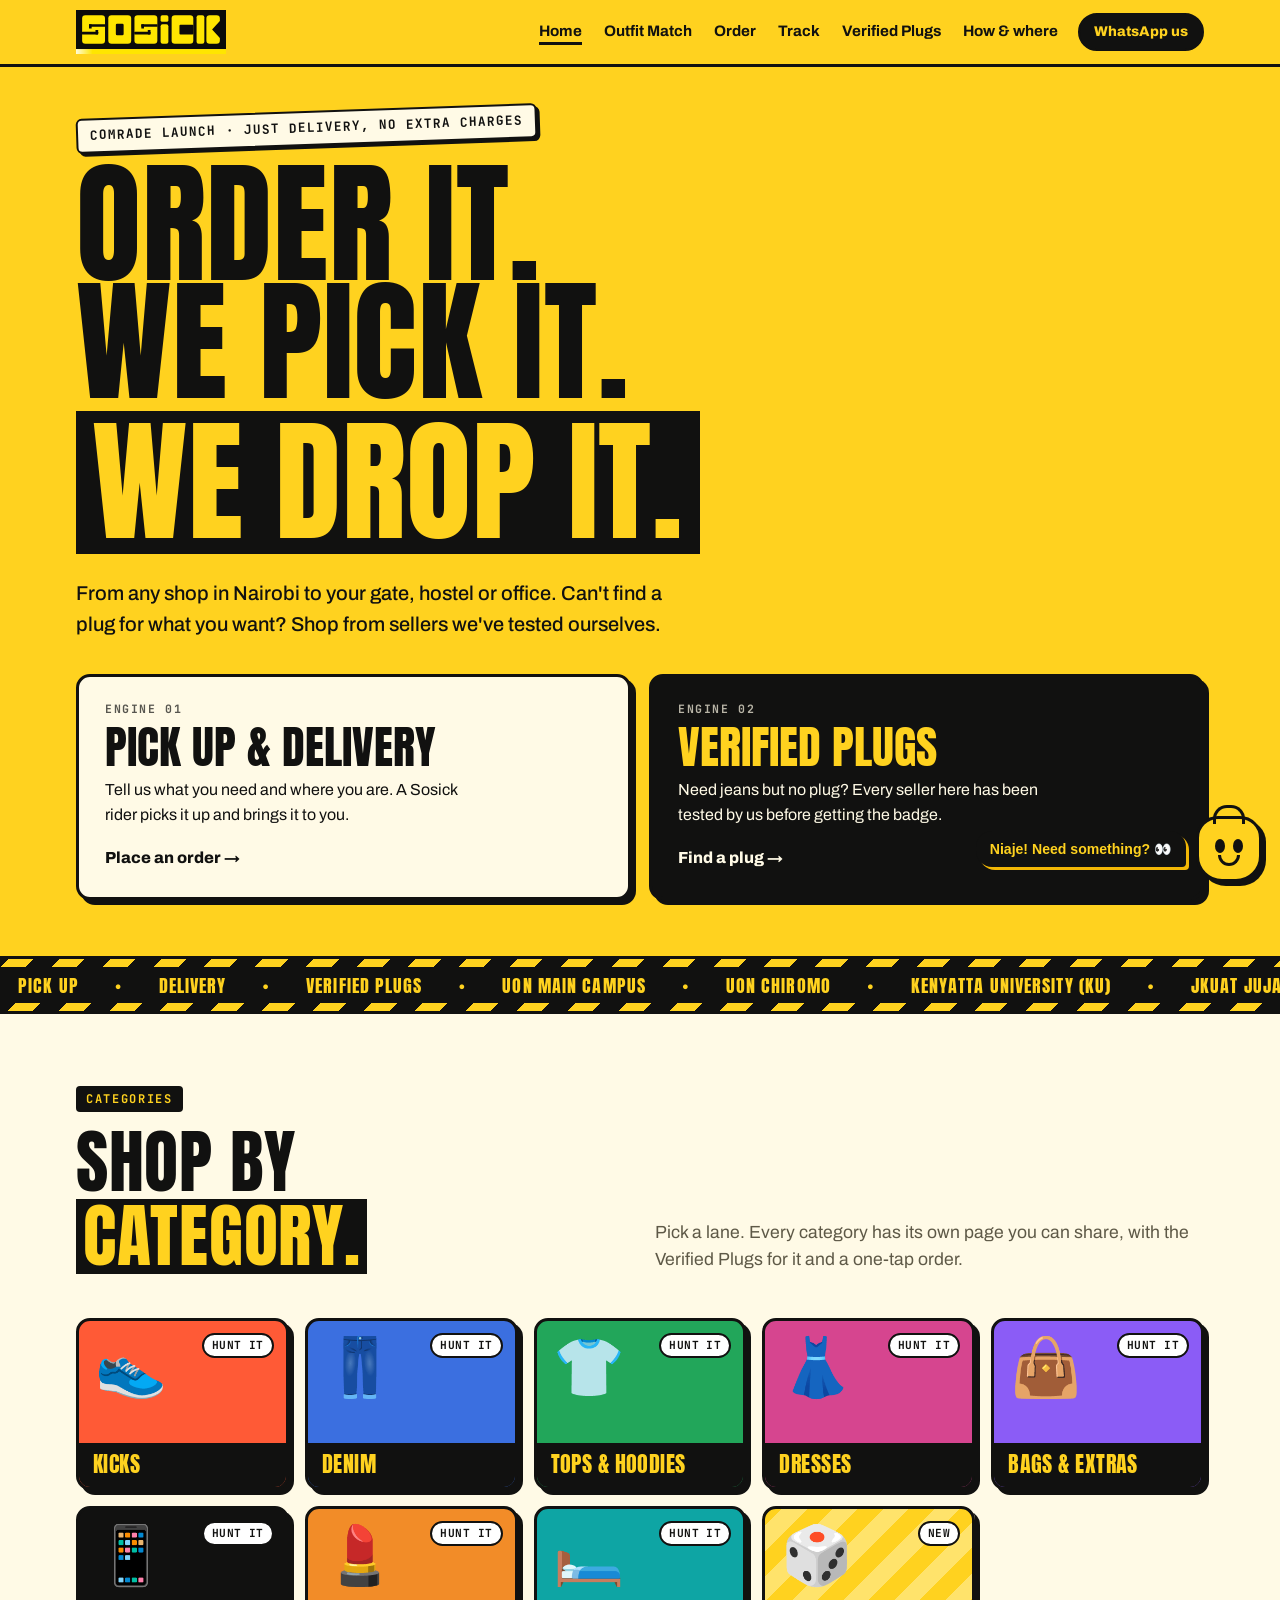
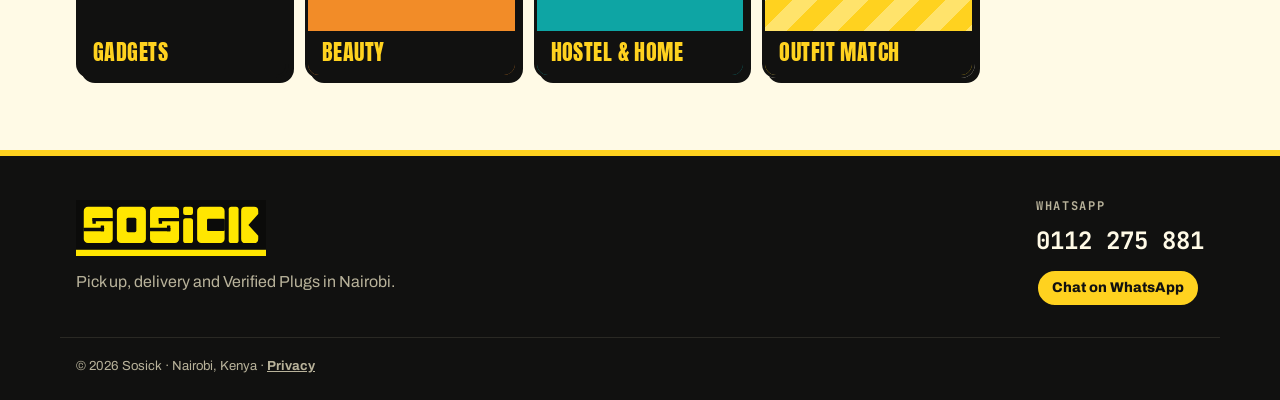
<file: index.html>
<!doctype html>
<html lang="en">
<head>
<title>Sosick</title>
<meta charset="utf-8">
<meta name="viewport" content="width=device-width, initial-scale=1, viewport-fit=cover">
<meta name="claude:viewport-fit-sides" content="cover">
<meta name="description" content="Sosick: order anything in Nairobi and we pick it up and deliver it. Plus Verified Plugs, sellers we have tested ourselves.">
<meta name="theme-color" content="#FFD21F">
<link rel="icon" href="favicon.svg" type="image/svg+xml">
<link rel="preconnect" href="https://fonts.googleapis.com">
<link rel="preconnect" href="https://fonts.gstatic.com" crossorigin>
<link rel="stylesheet" href="https://fonts.googleapis.com/css2?family=Anton&family=Archivo:wght@400;500;600;700;800&family=JetBrains+Mono:wght@500;700&display=swap">
<link rel="stylesheet" href="assets/style.css?v=202610311751">
</head>
<body>

<header class="topbar">
  <div class="wrap topbar-in">
    <a class="brand" href="#top" aria-label="Sosick home">
      <img class="brand-mark" src="assets/logo-wordmark.svg" alt="Sosick" width="150" height="44">
    </a>
    <nav class="nav" aria-label="Main">
      <a href="#top" data-nav="home">Home</a>
      <a href="outfit.html">Outfit Match</a>
      <a href="#order" data-nav="order">Order</a>
      <a href="#track" data-nav="track">Track</a>
      <a href="#plugs" data-nav="plugs">Verified Plugs</a>
      <a href="#info" data-nav="info">How &amp; where</a>
    </nav>
    <a class="btn btn-ink btn-sm wa-link" data-wa="Hi Sosick 👋" href="#" target="_blank" rel="noopener">WhatsApp us</a>
  </div>
</header>

<main id="top">

  <div class="view view-home" data-view="home">
  <!-- HERO: the two engines side by side, equal weight -->
  <section class="hero">
    <div class="wrap">
      <p class="sticker" id="comradeSticker">Comrade launch · just delivery, no extra charges</p>
      <h1 class="hero-title">Order it.<br>We pick it.<br><span class="hl">We drop it.</span></h1>
      <p class="hero-sub">From any shop in Nairobi to your gate, hostel or office. Can't find a plug for what you want? Shop from sellers we've tested ourselves.</p>
    </div>
    <div class="wrap engines">
      <a class="engine engine-sun" href="#order">
        <span class="engine-tag">Engine 01</span>
        <span class="engine-name">Pick Up &amp; Delivery</span>
        <span class="engine-copy">Tell us what you need and where you are. A Sosick rider picks it up and brings it to you.</span>
        <span class="engine-go">Place an order →</span>
      </a>
      <a class="engine engine-ink" href="#plugs">
        <span class="engine-tag">Engine 02</span>
        <span class="engine-name">Verified Plugs</span>
        <span class="engine-copy">Need jeans but no plug? Every seller here has been tested by us before getting the badge.</span>
        <span class="engine-go">Find a plug →</span>
      </a>
    </div>
  </section>

  <div class="ticker" aria-hidden="true"><div class="ticker-track" id="ticker"></div></div>

  <!-- CATEGORIES -->
  <section class="band band-paper band-cats" id="categories">
    <div class="wrap">
      <div class="cats-head">
        <div>
          <p class="eyebrow">Categories</p>
          <h2 class="h2">Shop by<br><span class="hl">category.</span></h2>
        </div>
        <p class="lede">Pick a lane. Every category has its own page you can share, with the Verified Plugs for it and a one-tap order.</p>
      </div>
      <div class="cat-grid" id="catGrid"></div>
    </div>
  </section>

  <!-- FRESH FROM SOSICK: his own products, newest first -->
  <section class="band band-sun" id="fresh" hidden>
    <div class="wrap">
      <div class="cats-head">
        <div>
          <p class="eyebrow">Made &amp; stocked by us</p>
          <h2 class="h2">Fresh from<br><span class="hl">Sosick.</span></h2>
        </div>
        <p class="lede" style="color:var(--ink)">Our own pieces, ready to order. Tap Order this and it lands on your order slip.</p>
      </div>
      <div class="product-grid" id="freshGrid"></div>
    </div>
  </section>

  </div>

  <div class="view view-order" data-view="order">
  <!-- ORDER -->
  <section class="band band-paper" id="order">
    <div class="wrap order-grid">
      <div class="order-intro">
        <p class="eyebrow">Pick up &amp; delivery</p>
        <h2 class="h2">Tell us what<br>you need.</h2>
        <p class="lede">Fill this in and it opens WhatsApp with your order already written. We confirm, and a rider heads out.</p>
        <ul class="ticks">
          <li>Any shop, market stall or Verified Plug</li>
          <li>Pay with M-Pesa or cash when it arrives</li>
          <li>You get an order code to follow up with</li>
        </ul>
        <p class="note">Rather chat? <button class="linkish" type="button" data-open-sosi="order">Ask Sosi to fill it for you</button>.</p>
      </div>

      <form class="ticket" id="orderForm" novalidate>
        <div class="ticket-head">
          <span>SOSICK ORDER SLIP</span>
          <span class="mono" id="orderCode">SOS-0000</span>
        </div>

        <div class="field">
          <label for="item">What do you need?</label>
          <textarea id="item" rows="2" placeholder="e.g. Black baggy jeans size 32, or pick my parcel from Easy Coach" required></textarea>
        </div>

        <div class="field">
          <label for="pickup">Where do we pick it from?</label>
          <input id="pickup" type="text" list="placesList" placeholder="Shop name, market or area. Leave blank if you want us to find it" autocomplete="off">
        </div>

        <div class="row2">
          <div class="field">
            <label for="dropArea">Deliver to (area or campus)</label>
            <input id="dropArea" type="text" list="placesList" placeholder="Start typing… e.g. Chiromo" autocomplete="off" required>
          </div>
          <div class="field">
            <label for="landmark">Landmark / directions</label>
            <input id="landmark" type="text" placeholder="e.g. Blue gate opposite Shell, Hall 5">
          </div>
        </div>
        <div class="loc-row">
          <button type="button" class="btn btn-ghost btn-sm" id="locBtn">📍 Use my location</button>
          <span class="loc-status" id="locStatus" aria-live="polite"></span>
        </div>
        <datalist id="placesList"></datalist>

        <div class="row2">
          <div class="field">
            <label for="custName">Your name</label>
            <input id="custName" type="text" autocomplete="name" placeholder="e.g. Wanjiru" required>
          </div>
          <div class="field">
            <label for="custPhone">Phone number</label>
            <input id="custPhone" type="tel" inputmode="tel" autocomplete="tel" placeholder="07XX XXX XXX" required>
          </div>
        </div>

        <fieldset class="field">
          <legend>When?</legend>
          <div class="chips" role="radiogroup">
            <label class="chip"><input type="radio" name="when" value="As soon as possible" checked><span>ASAP</span></label>
            <label class="chip"><input type="radio" name="when" value="Later today"><span>Later today</span></label>
            <label class="chip"><input type="radio" name="when" value="Tomorrow"><span>Tomorrow</span></label>
          </div>
        </fieldset>

        <fieldset class="field">
          <legend>Pay with</legend>
          <div class="chips" role="radiogroup">
            <label class="chip"><input type="radio" name="pay" value="M-Pesa on delivery" checked><span>M-Pesa on delivery</span></label>
            <label class="chip"><input type="radio" name="pay" value="Cash on delivery"><span>Cash</span></label>
          </div>
        </fieldset>

        <p class="form-error" id="formError" role="alert" hidden></p>

        <div class="ticket-foot">
          <p class="fee-line" id="feeLine">Delivery fee: <strong>confirmed on WhatsApp</strong> before pickup. No extra charges.</p>
          <button class="btn btn-ink btn-lg" type="submit">Send order on WhatsApp</button>
        </div>
        <p class="note privacy-note">We only use these details to deliver your order. <a href="privacy.html">How we handle your details</a></p>
      </form>

      <div class="sent" id="sentCard" hidden>
        <p class="eyebrow">Order slip ready</p>
        <h3 class="h3">Almost there! Hit send in WhatsApp.</h3>
        <pre class="sent-msg mono" id="sentMsg"></pre>
        <div class="sent-actions">
          <a class="btn btn-ink" id="sentWa" href="#" target="_blank" rel="noopener">Open WhatsApp again</a>
          <button class="btn btn-ghost" type="button" id="copyMsg">Copy message</button>
          <button class="btn btn-ghost" type="button" id="newOrder">New order</button>
          <a class="btn btn-ghost" href="#track" id="trackThis">🛵 Track this order</a>
        </div>
        <p class="note">WhatsApp didn't open? Send the message above to <strong class="mono wa-number">0112 275 881</strong>.</p>
      </div>
    </div>
  </section>

  </div>

  <div class="view view-track" data-view="track">
  <!-- TRACK -->
  <section class="band band-track" id="track">
    <div class="wrap">
      <div class="track-head">
        <div>
          <p class="eyebrow">Track your order</p>
          <h2 class="h2">Where's my<br><span class="hl">stuff?</span></h2>
        </div>
        <p class="lede">Type your order code and the last 4 digits of the phone you ordered with. Watch your rider move in real time.</p>
      </div>

      <form class="track-form" id="trackForm" novalidate>
        <div class="field">
          <label for="tCode">Order code</label>
          <input id="tCode" type="text" placeholder="SOS-1234" autocomplete="off" autocapitalize="characters" maxlength="8">
        </div>
        <div class="field">
          <label for="tPhone">Last 4 phone digits</label>
          <input id="tPhone" type="text" inputmode="numeric" placeholder="e.g. 5678" maxlength="4" autocomplete="off">
        </div>
        <button class="btn btn-ink btn-lg" type="submit" id="tBtn">Track it</button>
      </form>
      <p class="form-error" id="tError" role="alert" hidden></p>

      <div class="tracker" id="tracker" hidden aria-live="polite">
        <div class="tracker-top">
          <span class="mono" id="trCode">SOS-0000</span>
          <span class="tracker-area" id="trArea"></span>
        </div>
        <p class="tracker-status" id="trStatus">ON THE WAY</p>
        <div class="road" id="trRoad">
          <div class="road-fill" id="trFill"></div>
          <span class="rider" id="trRider" aria-hidden="true">🛵</span>
          <ol class="stops">
            <li data-stop="new"><b>Received</b><small></small></li>
            <li data-stop="picked"><b>Picked up</b><small></small></li>
            <li data-stop="way"><b>On the way</b><small></small></li>
            <li data-stop="done"><b>Delivered</b><small></small></li>
          </ol>
        </div>
        <p class="tracker-note" id="trNote"></p>
      </div>
    </div>
  </section>

  </div>

  <div class="view view-plugs" data-view="plugs">
  <!-- VERIFIED PLUGS -->
  <section class="band band-ink" id="plugs">
    <div class="wrap">
      <div class="plugs-head">
        <div>
          <p class="eyebrow eyebrow-sun">Verified Plugs</p>
          <h2 class="h2">No plug?<br><span class="hl-ink">We've got one.</span></h2>
        </div>
        <p class="lede">Every seller here passed the <strong>Sosick Test</strong>. We bought from them ourselves before giving them the badge. If they slip, they lose it.</p>
      </div>

      <div class="plug-tools">
        <label class="sr-only" for="plugSearch">Search plugs</label>
        <input class="search" id="plugSearch" type="search" placeholder="What are you hunting? jeans, sneakers, perfume…">
        <div class="cat-chips" id="catChips"></div>
      </div>

      <div class="plug-grid" id="plugGrid"></div>

      <div class="test">
        <h3 class="h3">The Sosick Test</h3>
        <p class="test-sub">A seller only goes live after passing all five checks:</p>
        <ul class="test-list">
          <li><b>Mystery buy</b>We order from them as a normal customer.</li>
          <li><b>Photo = product</b>What arrives matches what they posted.</li>
          <li><b>Honest price</b>No hidden charges and no price that changes after you pay.</li>
          <li><b>On time</b>They deliver or hand over when they said they would.</li>
          <li><b>Sorts issues</b>They fix problems and handle returns properly.</li>
        </ul>
        <div class="badges">
          <span class="badge badge-verified">✓ Verified</span><span class="badge-desc">Passed the test</span>
          <span class="badge badge-trusted">★ Trusted</span><span class="badge-desc">3+ months, no complaints</span>
          <span class="badge badge-top">♛ Top Plug</span><span class="badge-desc">Comrades' favourite</span>
        </div>
      </div>

      <div class="plug-ctas">
        <a class="btn btn-sun wa-link" data-wa="Hi Sosick! I sell stuff and I'd like you to test my shop for the Verified badge. My shop name:" href="#" target="_blank" rel="noopener">I'm a seller: test my shop</a>
        <a class="btn btn-outline-sun wa-link" data-wa="Hi Sosick! I know a solid plug you should test. Their name / page:" href="#" target="_blank" rel="noopener">Nominate a plug</a>
      </div>
    </div>
  </section>

  </div>

  <div class="view view-info" data-view="info">
  <span id="info"></span>
  <!-- HOW IT WORKS: a real sequence, so it is numbered -->
  <section class="band band-sun" id="how">
    <div class="wrap">
      <p class="eyebrow">How it works</p>
      <h2 class="h2">Three steps. Zero stress.</h2>
      <ol class="steps">
        <li><span class="step-n">1</span><h3>You order</h3><p>Fill the slip or chat with Sosi. It lands on our WhatsApp with your order code.</p></li>
        <li><span class="step-n">2</span><h3>We pick it</h3><p>We confirm the price with you, then a rider collects it from the shop, stall or plug.</p></li>
        <li><span class="step-n">3</span><h3>We drop it</h3><p>Delivered to your gate, hostel or desk. You check it, then pay.</p></li>
      </ol>
    </div>
  </section>

  <!-- AREAS -->
  <section class="band band-paper" id="areas">
    <div class="wrap">
      <p class="eyebrow">Where we deliver</p>
      <h2 class="h2">Nairobi first.<br>Kenya next.</h2>
      <p class="lede">We're launching in Nairobi and nearby towns. Not on the list? Order anyway and we'll tell you if a rider can reach you.</p>
      <h3 class="h4 route-sign"><b>Route 1</b> Campuses</h3>
      <ul class="pill-list" id="campusList"></ul>
      <h3 class="h4 route-sign"><b>Route 2</b> Areas</h3>
      <ul class="pill-list" id="areaList"></ul>
      <h3 class="h4 route-sign route-sign-soon"><b>Soon</b> Coming next</h3>
      <ul class="pill-list pill-list-soon" id="nextList"></ul>
    </div>
  </section>

  </div>

</main>

<footer class="footer">
  <div class="wrap footer-in">
    <div>
      <img class="footer-mark" src="assets/logo-wordmark-static.svg" alt="Sosick" width="190" height="56">
      <p>Pick up, delivery and Verified Plugs in Nairobi.</p>
    </div>
    <div>
      <p class="footer-label">WhatsApp</p>
      <p class="mono footer-num wa-number">0112 275 881</p>
      <a class="btn btn-sun btn-sm wa-link" data-wa="Hi Sosick 👋" href="#" target="_blank" rel="noopener">Chat on WhatsApp</a>
    </div>
  </div>
  <div class="wrap footer-fine">© <span id="year">2026</span> Sosick · Nairobi, Kenya · <a href="privacy.html">Privacy</a></div>
</footer>

<!-- TAB BAR (phones): one tap per screen -->
<nav class="tabbar" aria-label="Screens">
  <a href="#top" data-nav="home"><span aria-hidden="true">🏠</span>Home</a>
  <a href="#order" data-nav="order"><span aria-hidden="true">🛵</span>Order</a>
  <a href="#track" data-nav="track"><span aria-hidden="true">📍</span>Track</a>
  <a href="#plugs" data-nav="plugs"><span aria-hidden="true">🔌</span>Plugs</a>
  <a href="#info" data-nav="info"><span aria-hidden="true">📖</span>Info</a>
</nav>

<!-- SOSI: the chat helper -->
<button class="sosi-fab" id="sosiFab" type="button" aria-label="Chat with Sosi, the Sosick helper" aria-expanded="false" aria-controls="sosiPanel">
  <span class="sosi-bubble" id="sosiNudge">Niaje! Need something? 👀</span>
  <span class="sosi-face" aria-hidden="true"><i class="eye"></i><i class="eye"></i><i class="mouth"></i></span>
</button>

<section class="sosi-panel" id="sosiPanel" role="dialog" aria-label="Sosi chat" hidden>
  <header class="sosi-top">
    <span class="sosi-face sosi-face-sm" aria-hidden="true"><i class="eye"></i><i class="eye"></i><i class="mouth"></i></span>
    <div class="sosi-id">
      <strong>Sosi</strong>
      <small id="sosiMood">Sosick's helper bot · online</small>
    </div>
    <button class="sosi-toggle" id="shengToggle" type="button" aria-pressed="true" title="Switch between Sheng and plain English">Sheng: ON</button>
    <button class="sosi-x" id="sosiClose" type="button" aria-label="Close chat">×</button>
  </header>
  <div class="sosi-log" id="sosiLog" aria-live="polite"></div>
  <div class="sosi-chips" id="sosiChips"></div>
  <form class="sosi-input" id="sosiForm">
    <label class="sr-only" for="sosiText">Message Sosi</label>
    <input id="sosiText" type="text" autocomplete="off" placeholder="Type here… e.g. where can I get jeans?">
    <button type="submit" aria-label="Send">➤</button>
  </form>
</section>

<script src="assets/views.js?v=202610311751"></script>
<script src="assets/data.js?v=202610311751"></script>
<script src="assets/cats.js?v=202610311751"></script>
<script src="assets/app.js?v=202610311751"></script>
<script src="assets/sosi.js?v=202610311751"></script>
</body>
</html>
</file>
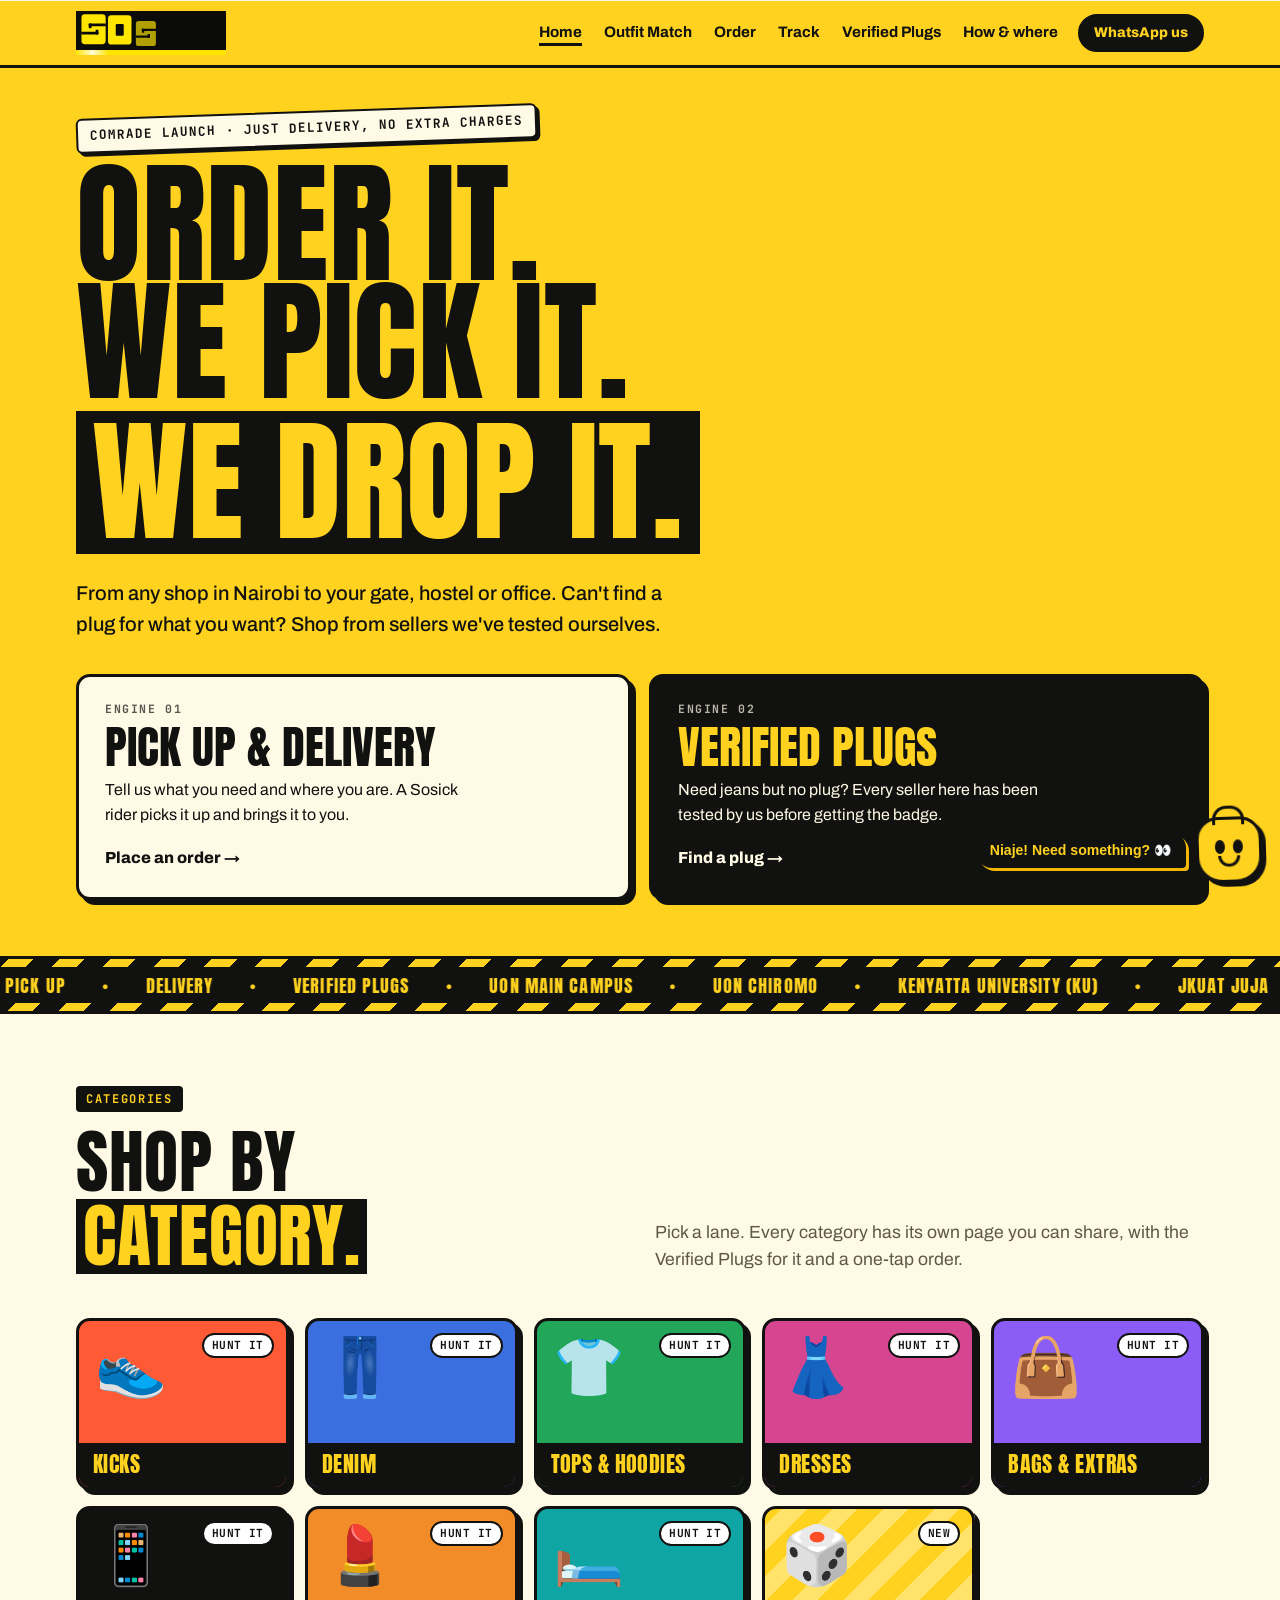
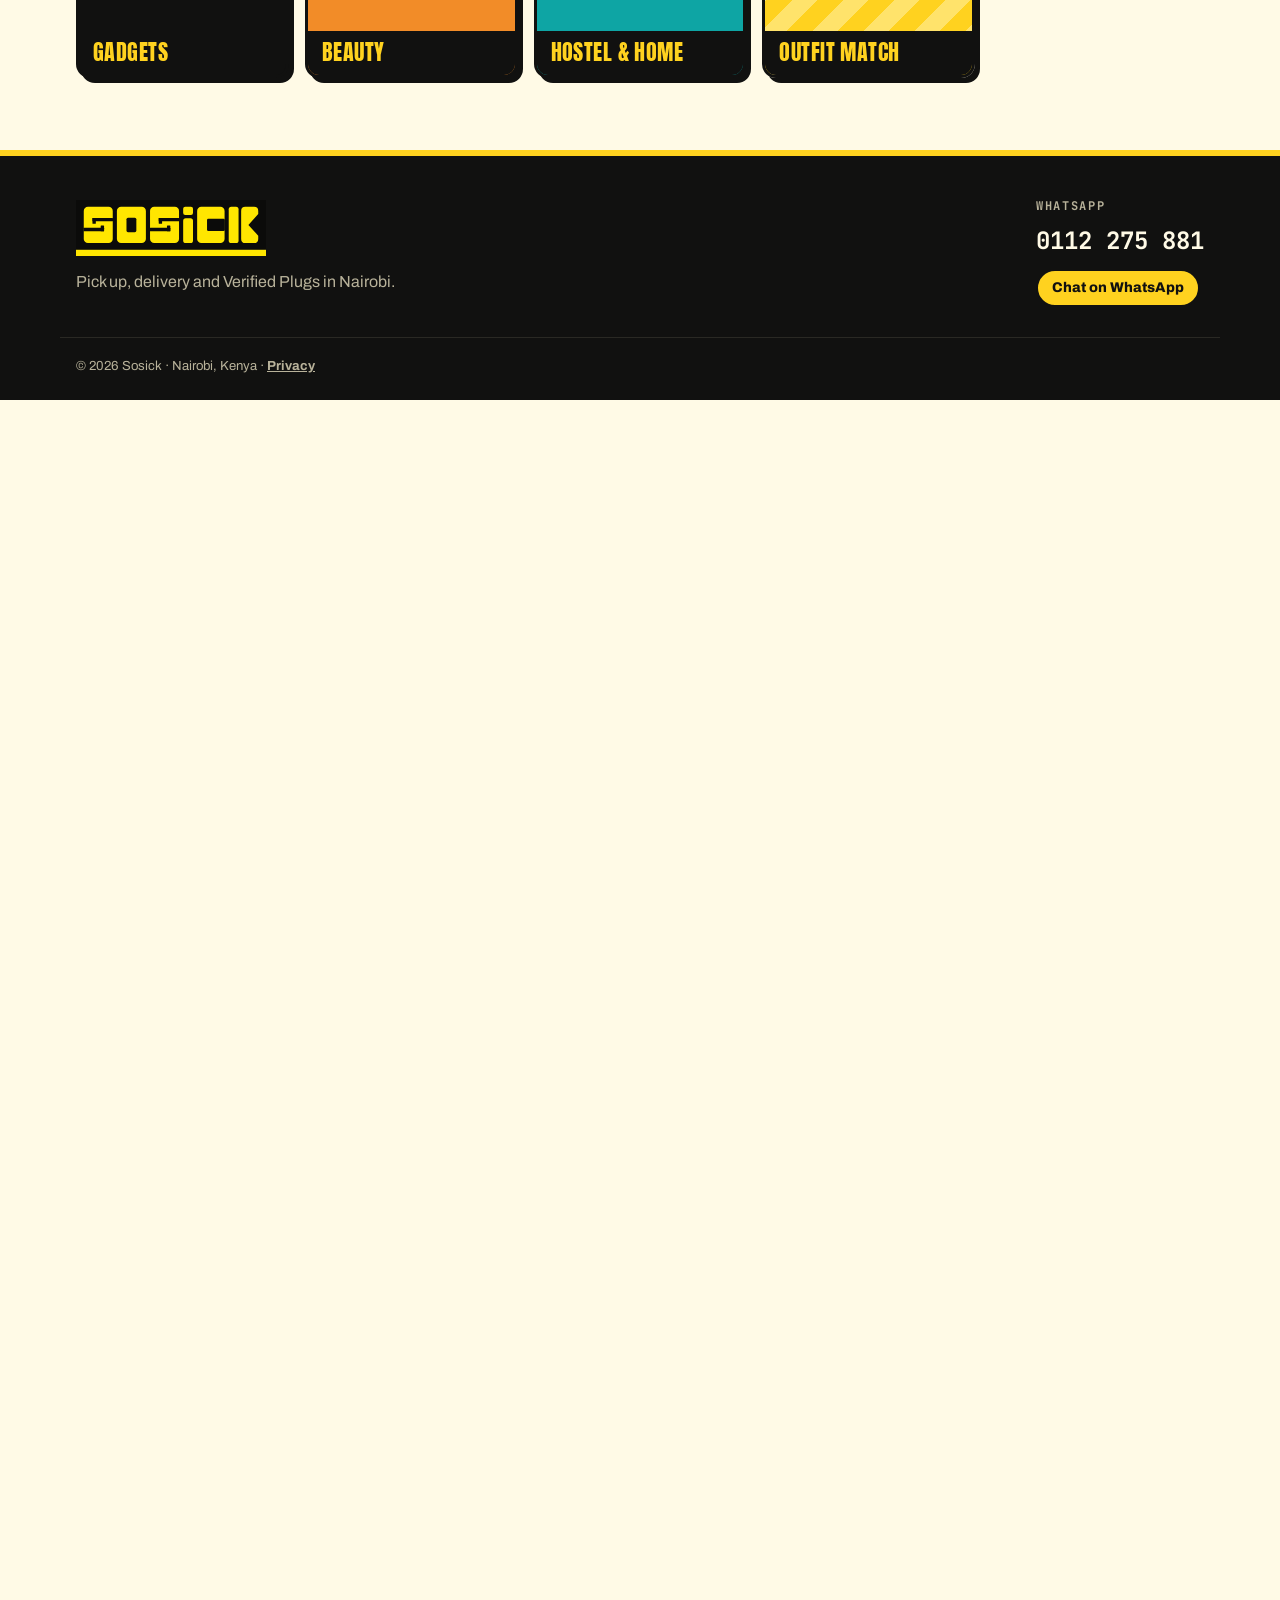
<file: category.html>
<!doctype html>
<html lang="en">
<head>
<title>Sosick</title>
<meta charset="utf-8">
<meta name="viewport" content="width=device-width, initial-scale=1, viewport-fit=cover">
<meta name="description" content="Shop a Sosick category: Verified Plugs we've tested ourselves, delivered anywhere in Nairobi.">
<meta name="theme-color" content="#FFD21F">
<link rel="icon" href="favicon.svg" type="image/svg+xml">
<link rel="preconnect" href="https://fonts.googleapis.com">
<link rel="preconnect" href="https://fonts.gstatic.com" crossorigin>
<link rel="stylesheet" href="https://fonts.googleapis.com/css2?family=Anton&family=Archivo:wght@400;500;600;700;800&family=JetBrains+Mono:wght@500;700&display=swap">
<link rel="stylesheet" href="assets/style.css?v=202610311751">
</head>
<body>

<header class="topbar">
  <div class="wrap topbar-in">
    <a class="brand" href="./" aria-label="Sosick home">
      <img class="brand-mark" src="assets/logo-wordmark.svg" alt="Sosick" width="150" height="44">
    </a>
    <nav class="nav" aria-label="Main">
      <a href="./#categories">All categories</a>
      <a href="outfit.html">Outfit Match</a>
      <a href="./#order">Order</a>
      <a href="./#track">Track</a>
    </nav>
    <a class="btn btn-ink btn-sm wa-link" data-wa="Hi Sosick 👋" href="#" target="_blank" rel="noopener">WhatsApp us</a>
  </div>
</header>

<main id="catPage">
  <section class="cat-hero">
    <div class="wrap">
      <a class="cat-back" href="./#categories">← All categories</a>
      <div class="cat-hero-in">
        <span class="cat-hero-emoji" id="cEmoji" aria-hidden="true"></span>
        <div>
          <h1 class="cat-hero-title" id="cTitle">Category</h1>
          <p class="cat-hero-tag" id="cTag"></p>
          <div class="cat-hero-ctas">
            <a class="btn btn-ink btn-lg" id="cOrder" href="./#order">Order from any shop</a>
            <a class="btn btn-ghost btn-lg" id="cHunt" href="#" target="_blank" rel="noopener">Hunt it for me</a>
          </div>
        </div>
      </div>
    </div>
  </section>

  <section class="band band-paper" id="cProductsBand" hidden>
    <div class="wrap">
      <p class="eyebrow">Made &amp; stocked by us</p>
      <h2 class="h2">From<br><span class="hl">Sosick.</span></h2>
      <div class="product-grid" id="cProducts"></div>
    </div>
  </section>

  <section class="band band-ink">
    <div class="wrap">
      <h2 class="h2" id="cPlugsTitle">Verified Plugs</h2>
      <p class="lede">Every seller here passed the Sosick Test: we bought from them ourselves first.</p>
      <div class="plug-grid" id="cPlugs"></div>
    </div>
  </section>

  <section class="band band-paper">
    <div class="wrap">
      <h2 class="h2">More<br><span class="hl">categories.</span></h2>
      <div class="cat-grid" id="cOthers"></div>
    </div>
  </section>
</main>

<footer class="footer">
  <div class="wrap footer-in">
    <div>
      <img class="footer-mark" src="assets/logo-wordmark-static.svg" alt="Sosick" width="190" height="56">
      <p>Pick up, delivery and Verified Plugs in Nairobi.</p>
    </div>
    <div>
      <p class="footer-label">WhatsApp</p>
      <p class="mono footer-num">0112 275 881</p>
      <a class="btn btn-sun btn-sm wa-link" data-wa="Hi Sosick 👋" href="#" target="_blank" rel="noopener">Chat on WhatsApp</a>
    </div>
  </div>
  <div class="wrap footer-fine">© <span id="year">2026</span> Sosick · Nairobi, Kenya · <a href="privacy.html">Privacy</a></div>
</footer>

<script src="assets/data.js?v=202610311751"></script>
<script src="assets/cats.js?v=202610311751"></script>
</body>
</html>
</file>
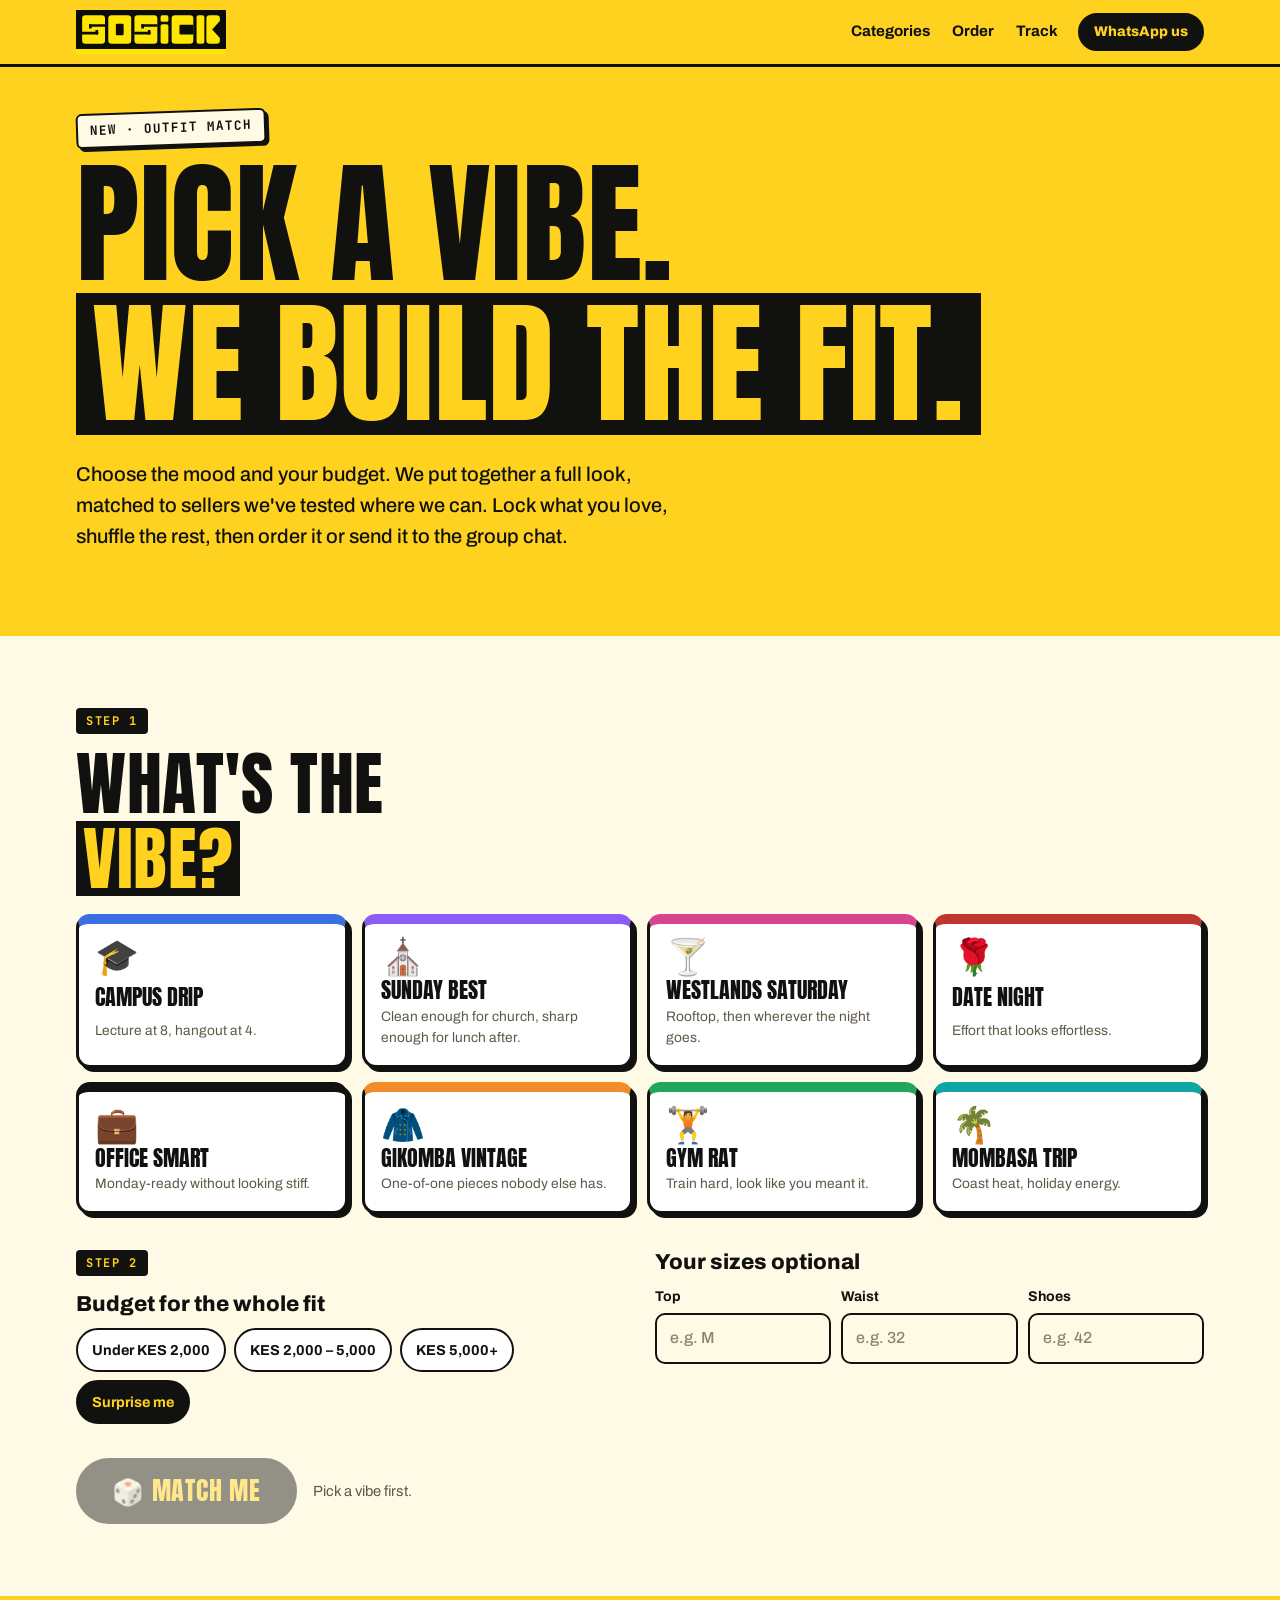
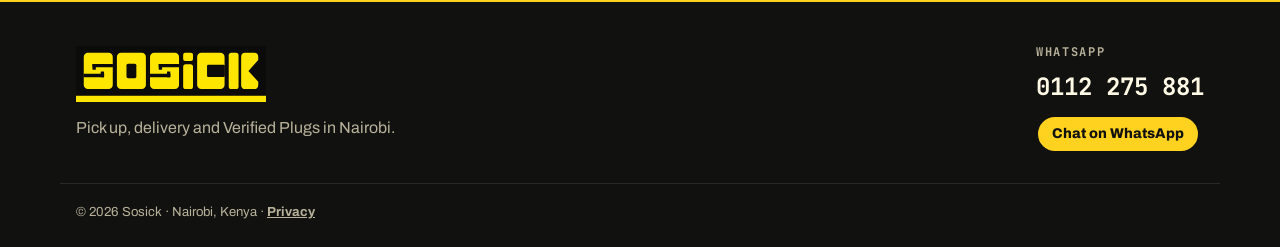
<file: outfit.html>
<!doctype html>
<html lang="en">
<head>
<title>Outfit Match · Sosick</title>
<meta charset="utf-8">
<meta name="viewport" content="width=device-width, initial-scale=1, viewport-fit=cover">
<meta name="description" content="Outfit Match by Sosick: pick a vibe and a budget, get a full fit from Verified Plugs, then order it or share it.">
<meta name="theme-color" content="#FFD21F">
<link rel="icon" href="favicon.svg" type="image/svg+xml">
<link rel="preconnect" href="https://fonts.googleapis.com">
<link rel="preconnect" href="https://fonts.gstatic.com" crossorigin>
<link rel="stylesheet" href="https://fonts.googleapis.com/css2?family=Anton&family=Archivo:wght@400;500;600;700;800&family=JetBrains+Mono:wght@500;700&display=swap">
<link rel="stylesheet" href="assets/style.css?v=202610311751">
</head>
<body>

<header class="topbar">
  <div class="wrap topbar-in">
    <a class="brand" href="./" aria-label="Sosick home">
      <img class="brand-mark" src="assets/logo-wordmark.svg" alt="Sosick" width="150" height="44">
    </a>
    <nav class="nav" aria-label="Main">
      <a href="./#categories">Categories</a>
      <a href="./#order">Order</a>
      <a href="./#track">Track</a>
    </nav>
    <a class="btn btn-ink btn-sm wa-link" data-wa="Hi Sosick 👋" href="#" target="_blank" rel="noopener">WhatsApp us</a>
  </div>
</header>

<main>
  <section class="hero match-hero">
    <div class="wrap">
      <p class="sticker">New · Outfit Match</p>
      <h1 class="hero-title">Pick a vibe.<br><span class="hl">We build the fit.</span></h1>
      <p class="hero-sub">Choose the mood and your budget. We put together a full look, matched to sellers we've tested where we can. Lock what you love, shuffle the rest, then order it or send it to the group chat.</p>
    </div>
  </section>

  <section class="band band-paper">
    <div class="wrap">
      <p class="eyebrow">Step 1</p>
      <h2 class="h2">What's the<br><span class="hl">vibe?</span></h2>
      <div class="vibe-grid" id="vibeGrid"></div>

      <div class="match-options">
        <div>
          <p class="eyebrow">Step 2</p>
          <h3 class="h3">Budget for the whole fit</h3>
          <div class="chips" id="budgetChips" role="radiogroup" aria-label="Budget"></div>
        </div>
        <div>
          <h3 class="h3">Your sizes <span class="opt">optional</span></h3>
          <div class="sizes">
            <label class="field">Top<input id="szTop" type="text" placeholder="e.g. M" maxlength="6"></label>
            <label class="field">Waist<input id="szWaist" type="text" inputmode="numeric" placeholder="e.g. 32" maxlength="6"></label>
            <label class="field">Shoes<input id="szShoe" type="text" inputmode="numeric" placeholder="e.g. 42" maxlength="6"></label>
          </div>
        </div>
      </div>

      <div class="match-go">
        <button class="btn btn-ink btn-lg match-btn" type="button" id="matchBtn" disabled>🎲 Match me</button>
        <span class="note" id="matchHint">Pick a vibe first.</span>
      </div>
    </div>
  </section>

  <section class="band band-sun fit-band" id="fitResult" hidden>
    <div class="wrap">
      <p class="fit-vibe" id="fitVibe"></p>
      <h2 class="fit-name" id="fitName"></h2>
      <div class="fit-cards" id="fitCards"></div>
      <p class="note" id="fitMsg" aria-live="polite"></p>
      <div class="fit-actions">
        <button class="btn btn-ink btn-lg" type="button" id="orderFit">🛵 Order this fit</button>
        <button class="btn btn-ghost" type="button" id="shuffleBtn">🔄 Shuffle unlocked</button>
        <button class="btn btn-ghost" type="button" id="shareFit">📤 Share on WhatsApp</button>
        <button class="btn btn-ghost" type="button" id="askFit">💬 Ask Sosick about it</button>
      </div>
      <p class="note fit-fineprint">No made-up prices here. Your budget goes with the order, and we confirm real prices on WhatsApp before anything is bought.</p>
    </div>
  </section>
</main>

<footer class="footer">
  <div class="wrap footer-in">
    <div>
      <img class="footer-mark" src="assets/logo-wordmark-static.svg" alt="Sosick" width="190" height="56">
      <p>Pick up, delivery and Verified Plugs in Nairobi.</p>
    </div>
    <div>
      <p class="footer-label">WhatsApp</p>
      <p class="mono footer-num">0112 275 881</p>
      <a class="btn btn-sun btn-sm wa-link" data-wa="Hi Sosick 👋" href="#" target="_blank" rel="noopener">Chat on WhatsApp</a>
    </div>
  </div>
  <div class="wrap footer-fine">© <span id="year">2026</span> Sosick · Nairobi, Kenya · <a href="privacy.html">Privacy</a></div>
</footer>

<script src="assets/data.js?v=202610311751"></script>
<script src="assets/outfit.js?v=202610311751"></script>
</body>
</html>
</file>
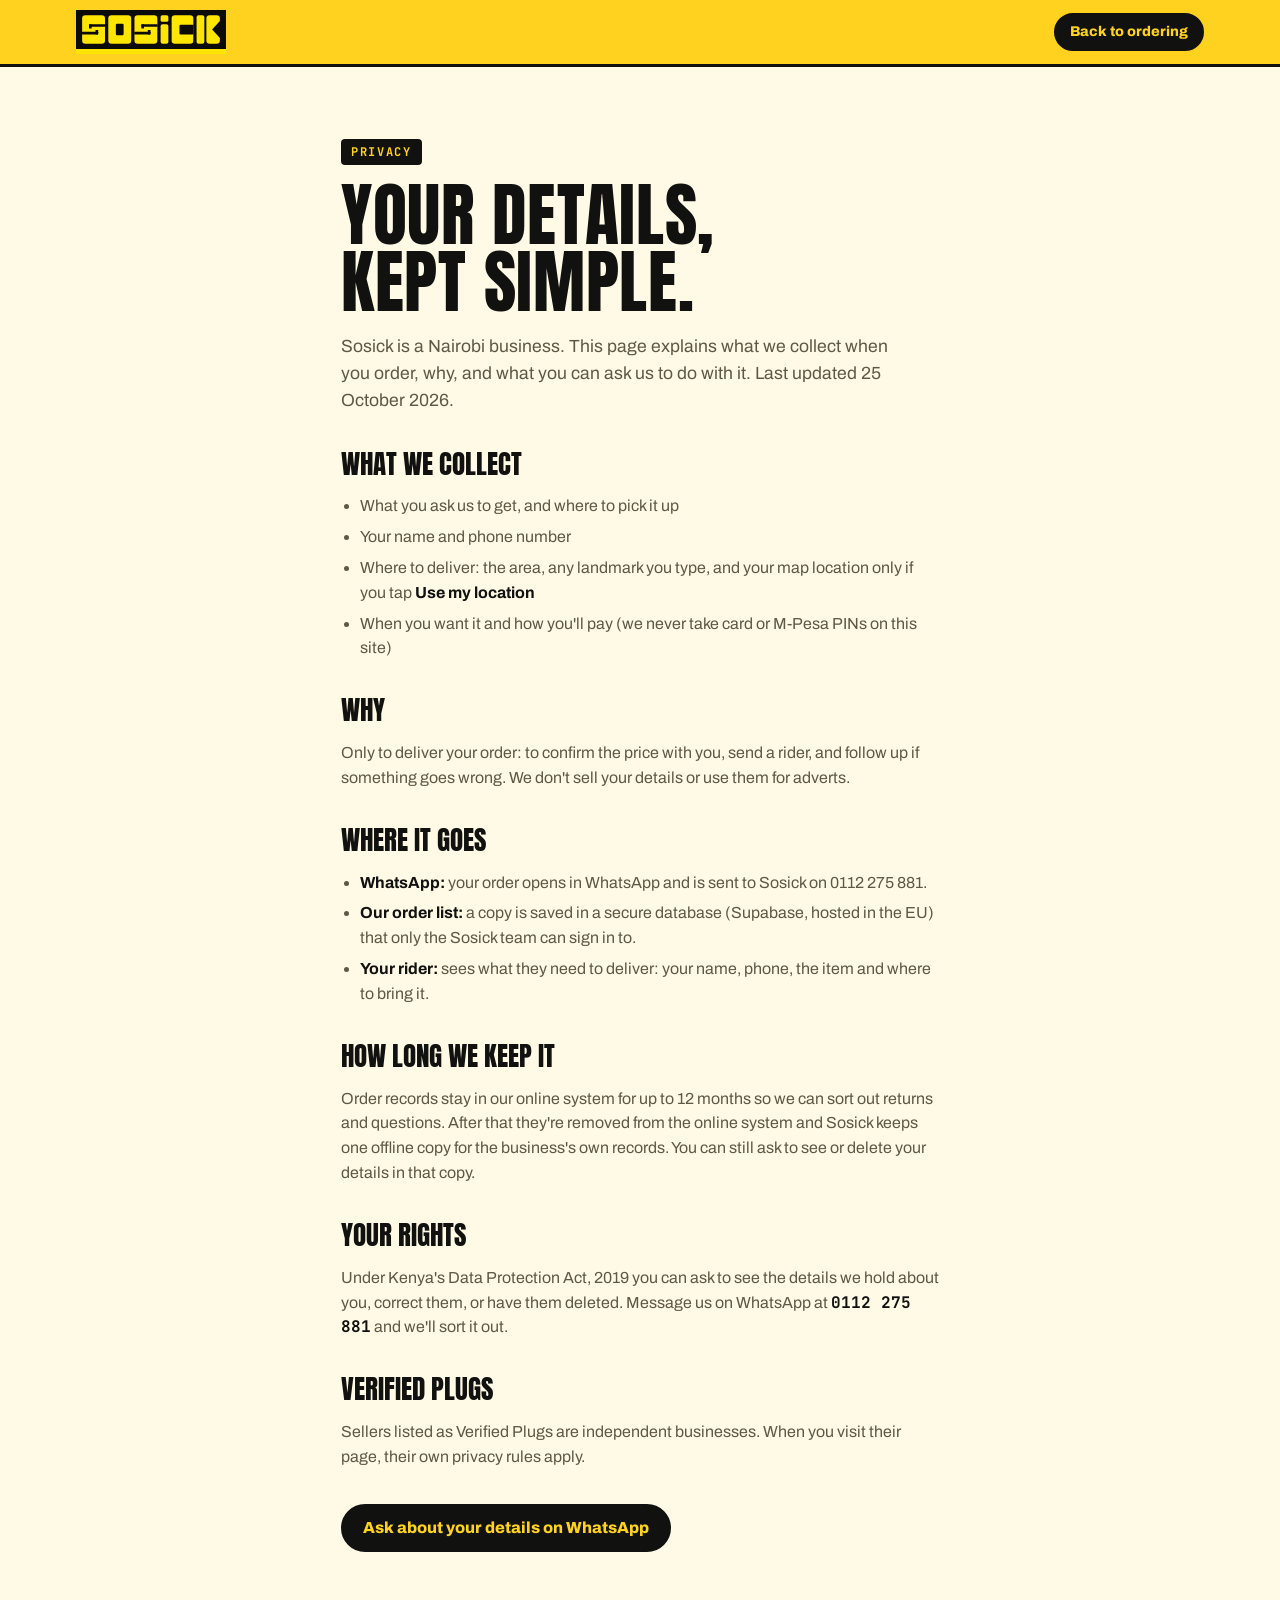
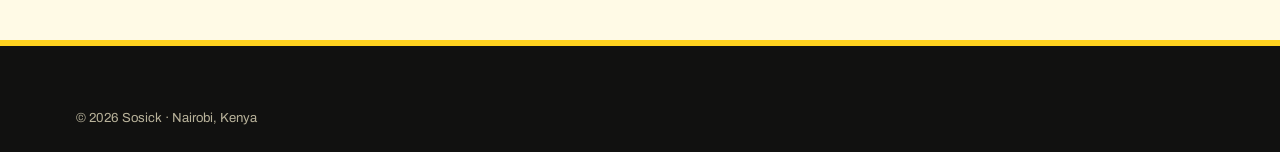
<file: privacy.html>
<!doctype html>
<html lang="en">
<head>
<title>Privacy · Sosick</title>
<meta charset="utf-8">
<meta name="viewport" content="width=device-width, initial-scale=1, viewport-fit=cover">
<meta name="description" content="How Sosick handles your name, phone number and delivery details.">
<meta name="theme-color" content="#FFD21F">
<link rel="icon" href="favicon.svg" type="image/svg+xml">
<link rel="preconnect" href="https://fonts.googleapis.com">
<link rel="preconnect" href="https://fonts.gstatic.com" crossorigin>
<link rel="stylesheet" href="https://fonts.googleapis.com/css2?family=Anton&family=Archivo:wght@400;500;600;700;800&family=JetBrains+Mono:wght@500;700&display=swap">
<link rel="stylesheet" href="assets/style.css?v=202610311751">
<style>
.policy { max-width: 70ch; }
.policy h2 { font: 400 1.7rem/1.1 var(--f-display); text-transform: uppercase; margin: 34px 0 10px; }
.policy p:not(.eyebrow), .policy li { color: var(--muted); }
.policy ul { padding-left: 1.2em; display: grid; gap: 6px; }
.policy strong { color: var(--ink); }
</style>
</head>
<body>

<header class="topbar">
  <div class="wrap topbar-in">
    <a class="brand" href="./" aria-label="Sosick home">
      <img class="brand-mark" src="assets/logo-wordmark-static.svg" alt="Sosick" width="150" height="44">
    </a>
    <a class="btn btn-ink btn-sm" href="./#order" style="margin-left:auto">Back to ordering</a>
  </div>
</header>

<main class="band band-paper">
  <div class="wrap policy">
    <p class="eyebrow">Privacy</p>
    <h1 class="h2">Your details,<br>kept simple.</h1>
    <p class="lede">Sosick is a Nairobi business. This page explains what we collect when you order, why, and what you can ask us to do with it. Last updated 25 October 2026.</p>

    <h2>What we collect</h2>
    <ul>
      <li>What you ask us to get, and where to pick it up</li>
      <li>Your name and phone number</li>
      <li>Where to deliver: the area, any landmark you type, and your map location only if you tap <strong>Use my location</strong></li>
      <li>When you want it and how you'll pay (we never take card or M-Pesa PINs on this site)</li>
    </ul>

    <h2>Why</h2>
    <p>Only to deliver your order: to confirm the price with you, send a rider, and follow up if something goes wrong. We don't sell your details or use them for adverts.</p>

    <h2>Where it goes</h2>
    <ul>
      <li><strong>WhatsApp:</strong> your order opens in WhatsApp and is sent to Sosick on 0112 275 881.</li>
      <li><strong>Our order list:</strong> a copy is saved in a secure database (Supabase, hosted in the EU) that only the Sosick team can sign in to.</li>
      <li><strong>Your rider:</strong> sees what they need to deliver: your name, phone, the item and where to bring it.</li>
    </ul>

    <h2>How long we keep it</h2>
    <p>Order records stay in our online system for up to 12 months so we can sort out returns and questions. After that they're removed from the online system and Sosick keeps one offline copy for the business's own records. You can still ask to see or delete your details in that copy.</p>

    <h2>Your rights</h2>
    <p>Under Kenya's Data Protection Act, 2019 you can ask to see the details we hold about you, correct them, or have them deleted. Message us on WhatsApp at <strong class="mono">0112 275 881</strong> and we'll sort it out.</p>

    <h2>Verified Plugs</h2>
    <p>Sellers listed as Verified Plugs are independent businesses. When you visit their page, their own privacy rules apply.</p>

    <p style="margin-top:34px"><a class="btn btn-ink wa-link" href="https://wa.me/254112275881?text=Hi%20Sosick%2C%20I%20have%20a%20question%20about%20my%20details" target="_blank" rel="noopener">Ask about your details on WhatsApp</a></p>
  </div>
</main>

<footer class="footer">
  <div class="wrap footer-fine" style="margin-top:0;border-top:0">© 2026 Sosick · Nairobi, Kenya</div>
</footer>
</body>
</html>
</file>
<file: assets/style.css>
/* Layout concept: Nairobi matatu signage. Hard yellow and black bands,
   condensed poster type, hazard tape, and an order "slip" like a receipt.
   One brand look on purpose, so every color is set explicitly. */
:root {
  --sun: #FFD21F;       /* brand yellow */
  --sun-deep: #F2B705;  /* pressed / shadow yellow */
  --ink: #111110;       /* brand black */
  --ink-2: #1D1C18;     /* raised black */
  --paper: #FFFAE6;     /* yellow-tinted white */
  --line: #2A2924;
  --muted: #5E5947;     /* text on paper/sun */
  --muted-ink: #B8B29A; /* text on ink */
  --ok: #1F8A4C;
  --bad: #C0362C;

  --f-display: "Anton", "Impact", "Arial Narrow", sans-serif;
  --f-body: "Archivo", "Helvetica Neue", Arial, sans-serif;
  --f-mono: "JetBrains Mono", ui-monospace, Menlo, Consolas, monospace;

  --r: 14px;
  --shadow: 5px 5px 0 var(--ink);
  color-scheme: light;
}

* { box-sizing: border-box; }
[hidden] { display: none !important; }
html { scroll-behavior: smooth; scroll-padding-top: 76px; }
body {
  margin: 0;
  background: var(--paper);
  color: var(--ink);
  font: 400 16px/1.55 var(--f-body);
  -webkit-font-smoothing: antialiased;
}
body::before {
  content: ""; position: fixed; inset: 0 0 auto; height: env(safe-area-inset-top, 0px);
  z-index: 60; background: var(--sun);
}
img { max-width: 100%; display: block; }
a { color: inherit; }
:focus-visible { outline: 3px solid var(--ink); outline-offset: 3px; }
.band-ink :focus-visible, .footer :focus-visible { outline-color: var(--sun); }
.sr-only { position: absolute; width: 1px; height: 1px; overflow: hidden; clip: rect(0 0 0 0); white-space: nowrap; }
.mono { font-family: var(--f-mono); }

.wrap {
  max-width: 1160px; margin: 0 auto;
  padding-left: max(16px, env(safe-area-inset-left, 0px));
  padding-right: max(16px, env(safe-area-inset-right, 0px));
}

/* ---------- type ---------- */
.h2 {
  font: 400 clamp(2.4rem, 6vw, 4.4rem)/0.95 var(--f-display);
  text-transform: uppercase; letter-spacing: 0.01em; margin: 0 0 18px;
  text-wrap: balance;
}
.h3 { font: 800 1.35rem/1.2 var(--f-body); margin: 0 0 10px; }
.h4 { font: 700 0.8rem/1 var(--f-mono); text-transform: uppercase; letter-spacing: 0.12em; margin: 28px 0 12px; color: var(--muted); }
.eyebrow {
  display: inline-block; font: 700 0.75rem/1 var(--f-mono); text-transform: uppercase; letter-spacing: 0.14em;
  background: var(--ink); color: var(--sun); padding: 7px 10px; border-radius: 4px; margin: 0 0 16px;
}
.eyebrow-sun { background: var(--sun); color: var(--ink); }
.lede { font-size: 1.1rem; max-width: 56ch; color: var(--muted); margin: 0 0 18px; }
.band-ink .lede { color: var(--muted-ink); }
.note { font-size: 0.92rem; color: var(--muted); }
.hl { background: var(--ink); color: var(--sun); padding: 0 0.12em; box-decoration-break: clone; -webkit-box-decoration-break: clone; }
.hl-ink { color: var(--sun); }

/* ---------- buttons ---------- */
.btn {
  display: inline-flex; align-items: center; justify-content: center; gap: 8px;
  font: 800 1rem/1 var(--f-body); text-decoration: none; cursor: pointer;
  padding: 14px 20px; border-radius: 999px; border: 2.5px solid var(--ink);
  transition: transform .12s ease, box-shadow .12s ease, background .12s ease;
}
.btn:hover { transform: translate(-2px, -2px); box-shadow: 4px 4px 0 var(--ink); }
.btn:active { transform: translate(0, 0); box-shadow: none; }
.btn-ink { background: var(--ink); color: var(--sun); }
.btn-sun { background: var(--sun); color: var(--ink); }
.btn-ghost { background: transparent; color: var(--ink); }
.btn-outline-sun { background: transparent; color: var(--sun); border-color: var(--sun); }
.band-ink .btn:hover, .footer .btn:hover { box-shadow: 4px 4px 0 var(--sun); }
.btn-sm { padding: 10px 14px; font-size: 0.88rem; }
.btn-lg { padding: 17px 26px; font-size: 1.08rem; }
.linkish { background: none; border: 0; padding: 0; font: inherit; color: var(--ink); font-weight: 700; text-decoration: underline; text-underline-offset: 3px; cursor: pointer; }

/* ---------- top bar ---------- */
.topbar {
  position: sticky; top: env(safe-area-inset-top, 0px); z-index: 50;
  background: var(--sun); border-bottom: 3px solid var(--ink);
}
.topbar-in { display: flex; align-items: center; gap: 20px; padding-block: 10px; }
.brand { display: flex; align-items: center; gap: 10px; text-decoration: none; }
.brand-mark { height: 44px; width: auto; }
.brand-sub { font: 700 0.7rem/1 var(--f-mono); letter-spacing: 0.32em; }
@media (max-width: 420px) { .brand-mark { height: 36px; } .brand-sub { display: none; } }
.footer-mark { height: 56px; width: auto; margin-bottom: 14px; }
.nav { display: flex; gap: 22px; margin-left: auto; }
.nav a { font-weight: 700; text-decoration: none; font-size: 0.95rem; }
.nav a:hover { text-decoration: underline; text-underline-offset: 5px; text-decoration-thickness: 2px; }
@media (max-width: 820px) { .nav { display: none; } .topbar .btn { margin-left: auto; } }

/* ---------- hero ---------- */
.hero { background: var(--sun); padding-block: 44px 56px; overflow: hidden; }
.sticker {
  display: inline-block; margin: 0 0 18px; transform: rotate(-2deg);
  background: var(--paper); border: 2.5px solid var(--ink); box-shadow: 3px 3px 0 var(--ink);
  font: 700 0.8rem/1 var(--f-mono); text-transform: uppercase; letter-spacing: 0.08em; padding: 9px 12px; border-radius: 6px;
}
.hero-title {
  font: 400 clamp(3.4rem, 11vw, 8.4rem)/0.88 var(--f-display);
  text-transform: uppercase; margin: 0 0 24px; letter-spacing: 0.005em;
}
.hero-title .hl { display: inline-block; line-height: 1; padding: 0.02em 0.12em 0.04em; margin-top: 0.08em; }
.hero-sub { font-size: clamp(1.05rem, 2vw, 1.25rem); max-width: 54ch; margin: 0 0 34px; font-weight: 500; }
.engines { display: grid; grid-template-columns: 1fr 1fr; gap: 18px; }
@media (max-width: 720px) { .engines { grid-template-columns: 1fr; } }
.engine {
  display: flex; flex-direction: column; gap: 10px; text-decoration: none;
  border: 3px solid var(--ink); border-radius: var(--r); padding: 26px; box-shadow: var(--shadow);
  transition: transform .15s ease, box-shadow .15s ease;
}
.engine:hover { transform: translate(-3px, -3px); box-shadow: 8px 8px 0 var(--ink); }
.engine-sun { background: var(--paper); }
.engine-ink { background: var(--ink); color: var(--paper); }
.engine-tag { font: 700 0.72rem/1 var(--f-mono); text-transform: uppercase; letter-spacing: 0.14em; opacity: .7; }
.engine-name { font: 400 clamp(2rem, 4.4vw, 2.9rem)/0.95 var(--f-display); text-transform: uppercase; }
.engine-ink .engine-name { color: var(--sun); }
.engine-copy { max-width: 40ch; }
.engine-go { font-weight: 800; margin-top: auto; padding-top: 8px; }

/* ---------- ticker (hazard tape with areas) ---------- */
.ticker {
  background: repeating-linear-gradient(-45deg, var(--ink) 0 18px, var(--sun) 18px 36px);
  padding-block: 8px; border-block: 3px solid var(--ink); overflow: hidden;
}
.ticker-track {
  display: flex; gap: 0; width: max-content; background: var(--ink); color: var(--sun);
  font: 400 1.15rem/1 var(--f-display); letter-spacing: 0.06em; text-transform: uppercase;
  padding-block: 9px; animation: tick 60s linear infinite;
}
.ticker-track span { padding-inline: 18px; white-space: nowrap; }
.ticker-track span::after { content: "●"; margin-left: 36px; font-size: 0.6em; vertical-align: middle; }
@keyframes tick { to { transform: translateX(-50%); } }
@media (prefers-reduced-motion: reduce) { .ticker-track { animation: none; } html { scroll-behavior: auto; } }

/* ---------- bands ---------- */
.band { padding-block: 72px; }
.band-paper { background: var(--paper); }
.band-sun { background: var(--sun); border-block: 3px solid var(--ink); }
.band-ink { background: var(--ink); color: var(--paper); }

/* ---------- order ---------- */
.order-grid { display: grid; grid-template-columns: minmax(0, 0.85fr) minmax(0, 1.15fr); gap: 40px; align-items: start; }
@media (max-width: 900px) { .order-grid { grid-template-columns: 1fr; } }
.ticks { list-style: none; padding: 0; margin: 0 0 18px; display: grid; gap: 10px; }
.ticks li { display: flex; gap: 10px; font-weight: 600; }
.ticks li::before { content: "✓"; flex: none; width: 24px; height: 24px; display: grid; place-items: center; background: var(--sun); border: 2px solid var(--ink); border-radius: 50%; font-size: 0.8rem; font-weight: 800; }

.ticket {
  background: #fff; border: 3px solid var(--ink); border-radius: var(--r); box-shadow: 8px 8px 0 var(--ink);
  padding: 0 22px 22px; display: grid; gap: 16px; position: relative; min-width: 0;
}
.ticket-head {
  display: flex; justify-content: space-between; gap: 10px; flex-wrap: wrap;
  margin-inline: -22px; padding: 12px 22px; background: var(--ink); color: var(--sun);
  font: 700 0.78rem/1.2 var(--f-mono); letter-spacing: 0.12em; border-radius: 10px 10px 0 0;
}
.field { display: grid; gap: 6px; min-width: 0; border: 0; padding: 0; margin: 0; }
.field label, .field legend { font-weight: 700; font-size: 0.9rem; padding: 0; }
.field legend { margin-bottom: 6px; }
.row2 { display: grid; grid-template-columns: 1fr 1fr; gap: 14px; }
@media (max-width: 560px) { .row2 { grid-template-columns: 1fr; } }
input[type=text], input[type=tel], input[type=search], textarea, select {
  width: 100%; font: 500 1rem/1.4 var(--f-body); color: var(--ink); background: var(--paper);
  border: 2px solid var(--ink); border-radius: 10px; padding: 12px 13px;
}
textarea { resize: vertical; }
input::placeholder, textarea::placeholder { color: #8C866E; }
input:focus, textarea:focus, select:focus { outline: none; box-shadow: 0 0 0 3px var(--sun), 0 0 0 5px var(--ink); }
.is-bad { border-color: var(--bad) !important; background: #FFF1EE !important; }
.loc-row { display: flex; align-items: center; gap: 12px; flex-wrap: wrap; margin-top: -4px; }
.loc-status { font-size: 0.88rem; color: var(--muted); }
.loc-status.ok { color: var(--ok); font-weight: 700; }

.chips { display: flex; flex-wrap: wrap; gap: 8px; }
.chip input { position: absolute; opacity: 0; pointer-events: none; }
.chip span {
  display: inline-block; padding: 9px 14px; border: 2px solid var(--ink); border-radius: 999px;
  font-weight: 700; font-size: 0.9rem; cursor: pointer; background: #fff; user-select: none;
}
.chip input:checked + span { background: var(--ink); color: var(--sun); }
.chip input:focus-visible + span { outline: 3px solid var(--sun); outline-offset: 2px; }
.form-error { margin: 0; padding: 10px 12px; border-radius: 10px; background: #FFF1EE; color: var(--bad); font-weight: 700; border: 2px solid var(--bad); }
.ticket-foot { display: flex; flex-wrap: wrap; align-items: center; justify-content: space-between; gap: 14px; border-top: 2.5px dashed var(--ink); padding-top: 18px; }
.fee-line { margin: 0; font-size: 0.92rem; }
.privacy-note { margin: -4px 0 0; font-size: 0.82rem; }
.privacy-note a, .footer-fine a { color: inherit; font-weight: 700; }

.sent { background: var(--sun); border: 3px solid var(--ink); border-radius: var(--r); box-shadow: 8px 8px 0 var(--ink); padding: 24px; min-width: 0; }
.sent-msg { background: #fff; border: 2px solid var(--ink); border-radius: 10px; padding: 14px; white-space: pre-wrap; word-break: break-word; font-size: 0.85rem; max-height: 300px; overflow: auto; }
.sent-actions { display: flex; flex-wrap: wrap; gap: 10px; }

/* ---------- categories ---------- */
.cats-head { display: grid; grid-template-columns: 1fr 1fr; gap: 30px; align-items: end; margin-bottom: 26px; }
@media (max-width: 820px) { .cats-head { grid-template-columns: 1fr; gap: 0; } }
.cat-grid { display: grid; grid-template-columns: repeat(auto-fill, minmax(190px, 1fr)); gap: 16px; }
@media (max-width: 480px) { .cat-grid { grid-template-columns: 1fr 1fr; gap: 12px; } }
.cat-tile {
  position: relative; display: grid; grid-template-rows: 1fr auto; min-height: 172px; overflow: hidden;
  background: var(--tile); border: 3px solid var(--ink); border-radius: var(--r); box-shadow: var(--shadow);
  text-decoration: none; color: var(--ink); font: inherit; text-align: left; padding: 0; cursor: pointer;
  transition: transform .15s ease, box-shadow .15s ease;
}
.cat-tile:hover { transform: translate(-3px, -3px) rotate(-1deg); box-shadow: 8px 8px 0 var(--ink); }
.cat-tile:hover .cat-emoji { transform: scale(1.15) rotate(-8deg); }
.cat-emoji { font-size: 3.6rem; line-height: 1; padding: 18px 16px 0; transition: transform .2s cubic-bezier(.2,1.6,.4,1); transform-origin: 30% 80%; }
.cat-count { position: absolute; top: 12px; right: 12px; background: #fff; border: 2px solid var(--ink); border-radius: 999px; font: 700 0.7rem/1 var(--f-mono); text-transform: uppercase; letter-spacing: .04em; padding: 5px 8px; }
.cat-name { display: block; background: var(--ink); color: var(--sun); font: 400 1.35rem/1.05 var(--f-display); text-transform: uppercase; letter-spacing: .02em; padding: 10px 14px 11px; }
@media (max-width: 480px) { .cat-tile { min-height: 140px; } .cat-emoji { font-size: 2.6rem; padding-top: 34px; } .cat-name { font-size: 1.1rem; } .cat-count { top: 8px; right: 8px; font-size: 0.62rem; padding: 4px 6px; } }
@media (prefers-reduced-motion: reduce) { .cat-tile, .cat-emoji { transition: none; } }
.cat-tile-match { background: repeating-linear-gradient(-45deg, var(--sun) 0 18px, #FFE36B 18px 36px); }

.cat-hero { background: var(--tile, var(--sun)); padding-block: 34px 52px; border-bottom: 3px solid var(--ink); }
.cat-back { display: inline-block; font-weight: 800; text-decoration: none; background: var(--paper); border: 2.5px solid var(--ink); border-radius: 999px; padding: 8px 14px; margin-bottom: 22px; box-shadow: 3px 3px 0 var(--ink); }
.cat-hero-in { display: grid; grid-template-columns: auto minmax(0, 1fr); gap: 26px; align-items: center; background: var(--paper); border: 3px solid var(--ink); border-radius: var(--r); box-shadow: 8px 8px 0 var(--ink); padding: 26px; }
@media (max-width: 620px) { .cat-hero-in { grid-template-columns: 1fr; gap: 10px; padding: 20px; } }
.cat-hero-emoji { font-size: clamp(4rem, 12vw, 7rem); line-height: 1; animation: bob 3.2s ease-in-out infinite; }
@media (prefers-reduced-motion: reduce) { .cat-hero-emoji { animation: none; } }
.cat-hero-title { font: 400 clamp(2.8rem, 8vw, 5.2rem)/0.92 var(--f-display); text-transform: uppercase; margin: 0 0 10px; }
.cat-hero-tag { font-size: 1.12rem; font-weight: 500; margin: 0 0 20px; max-width: 52ch; }
.cat-hero-ctas { display: flex; gap: 12px; flex-wrap: wrap; }

/* ---------- products (his own items) ---------- */
.product-grid { display: grid; grid-template-columns: repeat(auto-fill, minmax(220px, 1fr)); gap: 18px; }
@media (max-width: 480px) { .product-grid { grid-template-columns: 1fr 1fr; gap: 12px; } }
.product { display: flex; flex-direction: column; background: #fff; border: 3px solid var(--ink); border-radius: var(--r); box-shadow: var(--shadow); overflow: hidden; min-width: 0; transition: transform .15s ease, box-shadow .15s ease; }
.product:hover { transform: translate(-3px, -3px); box-shadow: 8px 8px 0 var(--ink); }
.product-photo { position: relative; aspect-ratio: 1 / 1; max-width: 100%; background: var(--tile, var(--sun)); border-bottom: 3px solid var(--ink); display: grid; place-items: center; font-size: 4rem; }
.product-photo img { width: 100%; height: 100%; object-fit: cover; }
.product-sold { position: absolute; top: 12px; left: -34px; transform: rotate(-35deg); background: var(--bad); color: #fff; font: 700 0.72rem/1 var(--f-mono); text-transform: uppercase; letter-spacing: .1em; padding: 6px 40px; }
.product.is-sold .product-photo img { filter: grayscale(.8); opacity: .7; }
.product-body { display: flex; flex-direction: column; gap: 6px; padding: 14px; flex: 1; }
.product-cat { font: 700 0.68rem/1 var(--f-mono); text-transform: uppercase; letter-spacing: .1em; color: var(--muted); }
.product h3 { font: 400 1.3rem/1.05 var(--f-display); text-transform: uppercase; margin: 0; overflow-wrap: anywhere; }
.product p { margin: 0; font-size: 0.88rem; color: var(--muted); display: -webkit-box; -webkit-line-clamp: 3; -webkit-box-orient: vertical; overflow: hidden; }
.product-foot { display: flex; justify-content: space-between; align-items: center; gap: 8px; flex-wrap: wrap; margin-top: auto; padding-top: 8px; }
.product-price { font: 700 1rem/1 var(--f-mono); }
@media (max-width: 480px) { .product-body { padding: 10px; } .product h3 { font-size: 1.05rem; } .product p { display: none; } .product-photo { font-size: 3rem; } }

/* ---------- outfit match ---------- */
.match-hero { padding-bottom: 50px; }
.vibe-grid { display: grid; grid-template-columns: repeat(auto-fill, minmax(220px, 1fr)); gap: 14px; margin-top: 8px; }
@media (max-width: 480px) { .vibe-grid { grid-template-columns: 1fr 1fr; gap: 10px; } }
.vibe {
  display: grid; gap: 4px; text-align: left; cursor: pointer; font: inherit; color: var(--ink);
  background: #fff; border: 3px solid var(--ink); border-radius: var(--r); padding: 16px; box-shadow: 4px 4px 0 var(--ink);
  border-top: 10px solid var(--tile); transition: transform .12s ease, box-shadow .12s ease, background .12s ease;
}
.vibe:hover { transform: translate(-2px, -2px); box-shadow: 6px 6px 0 var(--ink); }
.vibe[aria-pressed="true"] { background: var(--sun); transform: translate(-2px, -2px) rotate(-1deg); box-shadow: 6px 6px 0 var(--ink); }
.vibe-emoji { font-size: 2.2rem; line-height: 1; }
.vibe-name { font: 400 1.35rem/1.05 var(--f-display); text-transform: uppercase; }
.vibe-line { font-size: 0.86rem; color: var(--muted); }
@media (max-width: 480px) { .vibe { padding: 12px; } .vibe-name { font-size: 1.1rem; } .vibe-line { display: none; } }
.match-options { display: grid; grid-template-columns: 1fr 1fr; gap: 30px; margin-top: 36px; }
@media (max-width: 760px) { .match-options { grid-template-columns: 1fr; gap: 22px; } }
.sizes { display: grid; grid-template-columns: repeat(3, minmax(0, 1fr)); gap: 10px; }
.sizes .field { font-weight: 700; font-size: 0.88rem; }
.match-go { display: flex; align-items: center; gap: 16px; flex-wrap: wrap; margin-top: 34px; }
.match-btn { font: 400 1.6rem/1 var(--f-display); text-transform: uppercase; letter-spacing: .03em; padding: 18px 34px; }
.match-btn:disabled { opacity: .45; cursor: not-allowed; transform: none; box-shadow: none; }

.fit-band { border-top: 3px solid var(--ink); }
.fit-vibe { font: 700 0.85rem/1 var(--f-mono); text-transform: uppercase; letter-spacing: .12em; margin: 0 0 10px; }
.fit-name { font: 400 clamp(2.6rem, 8vw, 5rem)/0.92 var(--f-display); text-transform: uppercase; margin: 0 0 26px; }
.fit-cards { display: grid; grid-template-columns: repeat(4, minmax(0, 1fr)); gap: 16px; }
@media (max-width: 900px) { .fit-cards { grid-template-columns: 1fr 1fr; } }
@media (max-width: 380px) { .fit-cards { grid-template-columns: 1fr; } }
.fit-card { background: #fff; border: 3px solid var(--ink); border-radius: var(--r); box-shadow: var(--shadow); padding: 14px; display: flex; flex-direction: column; gap: 8px; min-height: 168px; min-width: 0; }
.fit-card.is-locked { background: var(--paper); box-shadow: 5px 5px 0 var(--tile, var(--ink)); }
.fit-card.is-spinning .fit-piece { filter: blur(1px); opacity: .7; }
.fit-card.is-landed { animation: land .35s cubic-bezier(.2,1.7,.4,1); }
@keyframes land { from { transform: scale(.94); } }
.fit-card-top { display: flex; justify-content: space-between; align-items: center; gap: 6px; }
.fit-slot { font: 700 0.72rem/1 var(--f-mono); text-transform: uppercase; letter-spacing: .08em; }
.fit-tools { display: flex; gap: 4px; }
.fit-tool { width: 34px; height: 34px; border-radius: 8px; border: 2px solid var(--ink); background: #fff; cursor: pointer; font-size: 1rem; line-height: 1; }
.fit-tool[aria-pressed="true"] { background: var(--ink); }
.fit-tool:disabled { opacity: .35; cursor: not-allowed; }
@media (max-width: 480px) { .fit-card { padding: 11px; } .fit-tool { width: 30px; height: 30px; font-size: .9rem; } .fit-slot { font-size: .62rem; letter-spacing: .04em; } .fit-piece { font-size: 1.2rem; } }
.fit-piece { font: 400 1.45rem/1.05 var(--f-display); text-transform: uppercase; margin: 6px 0 0; overflow-wrap: anywhere; }
.fit-plug { margin: auto 0 0; font-size: 0.84rem; color: var(--ok); }
.fit-plug-hunt { color: var(--muted); }
.fit-actions { display: flex; gap: 10px; flex-wrap: wrap; margin-top: 26px; }
.fit-fineprint { margin: 16px 0 0; font-size: 0.84rem; color: var(--ink); opacity: .75; }
@media (prefers-reduced-motion: reduce) { .fit-card.is-landed { animation: none; } }

/* ---------- track ---------- */
.band-track { background: var(--paper); border-top: 10px solid transparent; border-image: repeating-linear-gradient(-45deg, var(--ink) 0 12px, var(--sun) 12px 24px) 10; }
.track-head { display: grid; grid-template-columns: 1fr 1fr; gap: 30px; align-items: end; margin-bottom: 22px; }
@media (max-width: 820px) { .track-head { grid-template-columns: 1fr; gap: 0; } }
.track-form { display: grid; grid-template-columns: minmax(0, 1fr) minmax(0, 1fr) auto; gap: 14px; align-items: end; max-width: 760px; }
@media (max-width: 620px) { .track-form { grid-template-columns: 1fr 1fr; } .track-form .btn { grid-column: 1 / -1; } }
#tCode { font-family: var(--f-mono); text-transform: uppercase; letter-spacing: 0.08em; }
#tError { max-width: 760px; margin-top: 14px; }
.tracker { margin-top: 26px; background: #fff; border: 3px solid var(--ink); border-radius: var(--r); box-shadow: 8px 8px 0 var(--ink); padding: 22px 22px 26px; max-width: 900px; }
.tracker-top { display: flex; justify-content: space-between; gap: 12px; flex-wrap: wrap; font-weight: 700; }
.tracker-top .mono { background: var(--ink); color: var(--sun); padding: 4px 9px; border-radius: 6px; font-size: 0.85rem; letter-spacing: 0.08em; }
.tracker-area { color: var(--muted); }
.tracker-status { font: 400 clamp(2.2rem, 6vw, 3.4rem)/1 var(--f-display); text-transform: uppercase; margin: 16px 0 26px; }
.tracker-status.is-done { color: var(--ok); }
.tracker-status.is-cancel { color: var(--bad); }
.road { position: relative; height: 34px; background: var(--ink); border-radius: 999px; margin: 46px 6px 64px; }
.road::before { content: ""; position: absolute; left: 18px; right: 18px; top: 50%; height: 3px; transform: translateY(-50%); background: repeating-linear-gradient(90deg, var(--sun) 0 14px, transparent 14px 26px); opacity: .55; }
.road-fill { position: absolute; left: 0; top: 0; bottom: 0; width: 0; background: var(--sun); border-radius: 999px; border: 3px solid var(--ink); transition: width 1.2s cubic-bezier(.3,1.2,.4,1); }
.rider { position: absolute; top: -38px; left: 0; font-size: 2.3rem; line-height: 1; transform: translateX(-50%) scaleX(-1); transition: left 1.2s cubic-bezier(.3,1.2,.4,1); animation: putt .45s ease-in-out infinite alternate; }
.road.is-done .rider { animation: none; }
.road.is-cancel { background: #8E2A22; }
.road.is-cancel .rider { filter: grayscale(1); animation: none; }
@keyframes putt { to { transform: translateX(-50%) scaleX(-1) translateY(-3px) rotate(-3deg); } }
@media (prefers-reduced-motion: reduce) { .rider { animation: none; transition: none; } .road-fill { transition: none; } }
.stops { list-style: none; padding: 0; margin: 0; position: absolute; inset: 0; }
.stops li { position: absolute; top: 50%; transform: translate(-50%, -50%); display: grid; justify-items: center; gap: 2px; }
.stops li::before { content: ""; width: 20px; height: 20px; border-radius: 50%; background: var(--paper); border: 3px solid var(--ink); }
.stops li.reached::before { background: var(--ink); box-shadow: inset 0 0 0 3px var(--sun); }
.stops li b, .stops li small { position: absolute; top: 34px; left: 50%; transform: translateX(-50%); white-space: nowrap; text-align: center; }
.stops li b { font-size: 0.82rem; }
.stops li small { top: 52px; color: var(--muted); font-size: 0.74rem; }
.stops li:nth-child(1) { left: 0%; } .stops li:nth-child(2) { left: 33.33%; } .stops li:nth-child(3) { left: 66.66%; } .stops li:nth-child(4) { left: 100%; }
.stops li:nth-child(1) b, .stops li:nth-child(1) small { left: -6px; transform: none; text-align: left; }
.stops li:nth-child(4) b, .stops li:nth-child(4) small { left: auto; right: -6px; transform: none; text-align: right; }
@media (max-width: 520px) { .stops li b { font-size: 0.68rem; } .stops li small { font-size: 0.64rem; } .road { margin-inline: 10px; } }
.h2 .hl { display: inline-block; line-height: 1; padding: 0.02em 0.1em 0.04em; margin-top: 0.06em; }
.tracker-note { margin: 0; color: var(--muted); font-size: 0.92rem; }

/* ---------- steps ---------- */
.steps { list-style: none; padding: 0; margin: 28px 0 0; display: grid; grid-template-columns: repeat(3, 1fr); gap: 18px; }
@media (max-width: 760px) { .steps { grid-template-columns: 1fr; } }
.steps li { background: var(--paper); border: 3px solid var(--ink); border-radius: var(--r); padding: 22px; box-shadow: var(--shadow); }
.steps h3 { font: 400 1.8rem/1 var(--f-display); text-transform: uppercase; margin: 12px 0 8px; }
.steps p { margin: 0; color: var(--muted); }
.step-n { display: grid; place-items: center; width: 46px; height: 46px; border-radius: 50%; background: var(--ink); color: var(--sun); font: 400 1.5rem/1 var(--f-display); }

/* ---------- plugs ---------- */
.plugs-head { display: grid; grid-template-columns: 1fr 1fr; gap: 30px; align-items: end; margin-bottom: 28px; }
@media (max-width: 820px) { .plugs-head { grid-template-columns: 1fr; gap: 0; } }
.plug-tools { display: grid; gap: 14px; margin-bottom: 26px; }
.search { background: var(--ink-2) !important; color: var(--paper) !important; border-color: var(--sun) !important; font-size: 1.05rem !important; padding: 15px 16px !important; }
.search::placeholder { color: var(--muted-ink); }
.cat-chips { display: flex; gap: 8px; flex-wrap: wrap; }
.cat-chips button {
  font: 700 0.85rem/1 var(--f-body); padding: 10px 14px; border-radius: 999px; cursor: pointer;
  background: transparent; color: var(--paper); border: 2px solid var(--line);
}
.cat-chips button:hover { border-color: var(--sun); }
.cat-chips button[aria-pressed="true"] { background: var(--sun); color: var(--ink); border-color: var(--sun); }

.plug-grid { display: grid; grid-template-columns: repeat(auto-fill, minmax(260px, 1fr)); gap: 18px; }
.plug {
  background: var(--ink-2); border: 2px solid var(--line); border-radius: var(--r); padding: 20px;
  display: flex; flex-direction: column; gap: 10px; min-width: 0;
}
.plug h3 { margin: 0; font: 800 1.2rem/1.2 var(--f-body); color: var(--paper); }
.plug-meta { font: 500 0.78rem/1.4 var(--f-mono); color: var(--muted-ink); text-transform: uppercase; letter-spacing: 0.06em; }
.plug p { margin: 0; color: var(--muted-ink); }
.plug-actions { display: flex; gap: 8px; flex-wrap: wrap; margin-top: auto; padding-top: 6px; }
.plug-sample { border: 2.5px dashed var(--sun); background: transparent; }
.plug-sample h3 { color: var(--sun); }
.plug-grid.is-empty { grid-template-columns: minmax(0, 2fr) minmax(0, 1fr); }
@media (max-width: 720px) { .plug-grid.is-empty { grid-template-columns: 1fr; } }
.empty-plugs { border: 2.5px dashed var(--line); border-radius: var(--r); padding: 28px; text-align: left; }
.empty-plugs h3 { font: 400 2rem/1 var(--f-display); text-transform: uppercase; color: var(--sun); margin: 0 0 10px; }
.empty-plugs p { color: var(--muted-ink); margin: 0 0 16px; max-width: 60ch; }

.badge { display: inline-flex; align-items: center; gap: 6px; font: 700 0.75rem/1 var(--f-mono); text-transform: uppercase; letter-spacing: 0.08em; padding: 6px 10px; border-radius: 999px; width: fit-content; }
.badge-verified { background: var(--sun); color: var(--ink); }
.badge-trusted { background: var(--paper); color: var(--ink); }
.badge-top { background: linear-gradient(90deg, var(--sun), var(--sun-deep)); color: var(--ink); box-shadow: 0 0 0 2px var(--paper); }

.test { margin-top: 44px; border: 2px solid var(--sun); border-radius: var(--r); padding: 26px; }
.test .h3 { color: var(--sun); font: 400 2rem/1 var(--f-display); text-transform: uppercase; }
.test-sub { color: var(--muted-ink); margin: 0 0 16px; }
.test-list { list-style: none; padding: 0; margin: 0 0 22px; display: grid; grid-template-columns: repeat(5, 1fr); gap: 12px; }
@media (max-width: 900px) { .test-list { grid-template-columns: repeat(2, 1fr); } }
@media (max-width: 480px) { .test-list { grid-template-columns: 1fr; } }
.test-list li { background: var(--ink-2); border-radius: 10px; padding: 14px; color: var(--muted-ink); font-size: 0.92rem; }
.test-list b { display: block; color: var(--paper); margin-bottom: 4px; }
.test-list b::before { content: "✓ "; color: var(--sun); }
.badges { display: grid; grid-template-columns: auto 1fr; gap: 10px 14px; align-items: center; max-width: 460px; }
.badge-desc { color: var(--muted-ink); font-size: 0.92rem; }
.plug-ctas { display: flex; gap: 12px; flex-wrap: wrap; margin-top: 32px; }

/* ---------- areas ---------- */
.pill-list { list-style: none; padding: 0; margin: 0; display: flex; flex-wrap: wrap; gap: 8px; }
.pill-list li { border: 2px solid var(--ink); border-radius: 999px; padding: 7px 13px; font-weight: 600; font-size: 0.9rem; background: #fff; }
.pill-list-soon li { border-style: dashed; background: transparent; color: var(--muted); }

/* ---------- footer ---------- */
.footer { background: var(--ink); color: var(--paper); border-top: 6px solid var(--sun); padding-block: 44px 24px; }
.footer-in { display: flex; justify-content: space-between; gap: 30px; flex-wrap: wrap; }
.footer-in p { margin: 0 0 10px; color: var(--muted-ink); max-width: 40ch; }
.footer-brand { font: 400 2.4rem/1 var(--f-display) !important; color: var(--sun) !important; }
.footer-label { font: 700 0.75rem/1 var(--f-mono) !important; text-transform: uppercase; letter-spacing: 0.14em; }
.footer-num { font-size: 1.5rem; color: var(--paper) !important; font-weight: 700; }
.footer-fine { margin-top: 30px; padding-top: 18px; border-top: 1px solid var(--line); font-size: 0.82rem; color: var(--muted-ink); }

/* ---------- Sosi ---------- */
.sosi-fab {
  position: fixed; z-index: 70; border: 0; background: none; padding: 0; cursor: pointer;
  right: calc(18px + env(safe-area-inset-right, 0px)); bottom: calc(18px + env(safe-area-inset-bottom, 0px));
  display: flex; align-items: center; gap: 10px;
}
.sosi-face {
  position: relative; width: 66px; height: 66px; flex: none; border-radius: 22px 22px 26px 26px;
  background: var(--sun); border: 3px solid var(--ink); box-shadow: 4px 4px 0 var(--ink);
  display: block; animation: bob 3.2s ease-in-out infinite;
}
.sosi-face::before { /* bag handle */
  content: ""; position: absolute; left: 50%; top: -14px; width: 26px; height: 16px; transform: translateX(-50%);
  border: 3px solid var(--ink); border-bottom: 0; border-radius: 14px 14px 0 0;
}
.sosi-face .eye {
  position: absolute; top: 20px; width: 10px; height: 14px; background: var(--ink); border-radius: 50%;
  animation: blink 5s infinite;
}
.sosi-face .eye:nth-child(1) { left: 16px; }
.sosi-face .eye:nth-child(2) { right: 16px; }
.sosi-face .mouth {
  position: absolute; left: 50%; bottom: 13px; width: 22px; height: 11px; transform: translateX(-50%);
  border: 3px solid var(--ink); border-top: 0; border-radius: 0 0 14px 14px;
}
.sosi-face.is-thinking .mouth { width: 10px; height: 10px; border: 3px solid var(--ink); border-radius: 50%; }
.sosi-face.is-happy { animation: hop .5s ease 2; }
.sosi-face-sm { width: 42px; height: 42px; border-radius: 13px 13px 16px 16px; box-shadow: 2px 2px 0 var(--ink); animation: none; }
.sosi-face-sm::before { top: -10px; width: 16px; height: 11px; border-width: 2.5px; }
.sosi-face-sm .eye { top: 12px; width: 6px; height: 9px; }
.sosi-face-sm .eye:nth-child(1) { left: 10px; }
.sosi-face-sm .eye:nth-child(2) { right: 10px; }
.sosi-face-sm .mouth { bottom: 8px; width: 14px; height: 7px; border-width: 2.5px; }
@keyframes bob { 0%, 100% { transform: translateY(0) rotate(-2deg); } 50% { transform: translateY(-6px) rotate(2deg); } }
@keyframes hop { 50% { transform: translateY(-14px) scale(1.06); } }
@keyframes blink { 0%, 94%, 100% { transform: scaleY(1); } 96% { transform: scaleY(0.1); } }
@media (prefers-reduced-motion: reduce) { .sosi-face, .sosi-face .eye { animation: none !important; } }
.sosi-bubble {
  background: var(--ink); color: var(--sun); font-weight: 700; font-size: 0.88rem; padding: 10px 14px;
  border-radius: 16px 16px 4px 16px; white-space: nowrap; box-shadow: 3px 3px 0 var(--sun-deep);
  transition: opacity .3s ease, transform .3s ease;
}
.sosi-bubble.is-gone { opacity: 0; transform: translateX(10px); pointer-events: none; }
@media (max-width: 480px) { .sosi-bubble { display: none; } }

.sosi-panel {
  position: fixed; z-index: 80; display: flex; flex-direction: column;
  right: calc(16px + env(safe-area-inset-right, 0px)); bottom: calc(16px + env(safe-area-inset-bottom, 0px));
  width: min(400px, calc(100vw - 32px)); height: min(640px, calc(100dvh - 32px - env(safe-area-inset-top, 0px)));
  background: var(--paper); border: 3px solid var(--ink); border-radius: 20px; box-shadow: 8px 8px 0 var(--ink); overflow: hidden;
}
.sosi-top { display: flex; align-items: center; gap: 10px; padding: 18px 12px 10px 14px; background: var(--sun); border-bottom: 3px solid var(--ink); }
.sosi-id { display: grid; line-height: 1.2; min-width: 0; margin-right: auto; }
.sosi-id strong { font: 400 1.4rem/1 var(--f-display); letter-spacing: 0.03em; }
.sosi-id small { font-size: 0.75rem; color: var(--muted); white-space: nowrap; overflow: hidden; text-overflow: ellipsis; }
.sosi-toggle { font: 700 0.7rem/1 var(--f-mono); padding: 7px 8px; border-radius: 999px; border: 2px solid var(--ink); background: var(--paper); cursor: pointer; white-space: nowrap; }
.sosi-toggle[aria-pressed="false"] { background: transparent; }
.sosi-x { border: 0; background: var(--ink); color: var(--sun); width: 32px; height: 32px; border-radius: 50%; font-size: 1.3rem; line-height: 1; cursor: pointer; flex: none; }
.sosi-log { flex: 1; overflow-y: auto; padding: 16px 14px; display: flex; flex-direction: column; gap: 10px; overscroll-behavior: contain; }
.msg { max-width: 86%; padding: 10px 13px; border-radius: 16px; font-size: 0.95rem; line-height: 1.45; word-wrap: break-word; animation: pop .22s ease; }
.msg-bot { background: #fff; border: 2px solid var(--ink); border-bottom-left-radius: 4px; align-self: flex-start; }
.msg-me { background: var(--ink); color: var(--sun); border-bottom-right-radius: 4px; align-self: flex-end; }
.msg a { font-weight: 700; }
.msg-card { background: var(--sun); border: 2px solid var(--ink); border-radius: 12px; padding: 12px; margin-top: 8px; display: grid; gap: 6px; font-size: 0.9rem; }
.msg-card .mono { font-size: 0.8rem; white-space: pre-wrap; }
.msg-card .btn { justify-self: start; }
.msg-typing { display: flex; gap: 4px; padding: 13px 15px; }
.msg-typing i { width: 7px; height: 7px; border-radius: 50%; background: var(--ink); animation: dot 1s infinite; }
.msg-typing i:nth-child(2) { animation-delay: .15s; }
.msg-typing i:nth-child(3) { animation-delay: .3s; }
@keyframes dot { 0%, 60%, 100% { opacity: .25; transform: translateY(0); } 30% { opacity: 1; transform: translateY(-4px); } }
@keyframes pop { from { opacity: 0; transform: translateY(6px) scale(.98); } }
.meter { height: 10px; background: #fff; border: 2px solid var(--ink); border-radius: 99px; overflow: hidden; margin-top: 6px; }
.meter i { display: block; height: 100%; background: var(--ink); transition: width .4s ease; }
.sosi-chips { display: flex; gap: 6px; overflow-x: auto; padding: 0 12px 10px; scrollbar-width: none; }
.sosi-chips::-webkit-scrollbar { display: none; }
.sosi-chips button {
  flex: none; font: 700 0.82rem/1 var(--f-body); padding: 9px 12px; border-radius: 999px; cursor: pointer;
  background: #fff; color: var(--ink); border: 2px solid var(--ink); white-space: nowrap;
}
.sosi-chips button:hover { background: var(--sun); }
.sosi-input { display: flex; gap: 8px; padding: 10px 12px 12px; border-top: 2px solid var(--ink); background: #fff; }
.sosi-input input { background: var(--paper); }
.sosi-input button { flex: none; width: 46px; border-radius: 12px; border: 2px solid var(--ink); background: var(--ink); color: var(--sun); font-size: 1.1rem; cursor: pointer; }

/* =====================================================================
   SCREENS: Home / Order / Track / Plugs / Info each get their own look,
   all in yellow, white and black. (views.js decides which one shows.)
   ===================================================================== */

/* ---------- phone tab bar ---------- */
.tabbar { display: none; }
@media (max-width: 820px) {
  .tabbar {
    position: fixed; z-index: 65; left: 0; right: 0; bottom: 0;
    display: grid; grid-template-columns: repeat(5, 1fr);
    background: var(--ink); border-top: 3px solid var(--sun);
    padding: 6px max(6px, env(safe-area-inset-right, 0px)) calc(6px + env(safe-area-inset-bottom, 0px)) max(6px, env(safe-area-inset-left, 0px));
  }
  .tabbar a { display: grid; justify-items: center; gap: 2px; padding: 6px 2px; border-radius: 10px; color: var(--muted-ink); text-decoration: none; font: 700 0.68rem/1 var(--f-body); }
  .tabbar a span { font-size: 1.3rem; line-height: 1; filter: grayscale(.6); transition: transform .15s ease; }
  .tabbar a[aria-current="page"] { background: var(--sun); color: var(--ink); }
  .tabbar a[aria-current="page"] span { filter: none; transform: translateY(-2px) scale(1.12); }
  body:has(.tabbar) { padding-bottom: calc(68px + env(safe-area-inset-bottom, 0px)); }
  body:has(.tabbar) .sosi-fab { bottom: calc(82px + env(safe-area-inset-bottom, 0px)); }
  body:has(.tabbar) .sosi-panel { bottom: calc(76px + env(safe-area-inset-bottom, 0px)); height: min(600px, calc(100dvh - 110px - env(safe-area-inset-top, 0px) - env(safe-area-inset-bottom, 0px))); }
}
.nav a[aria-current="page"] { text-decoration: underline; text-underline-offset: 6px; text-decoration-thickness: 3px; }

/* ---------- ORDER: "the counter" — black with comic dots, a paper receipt ---------- */
.view-order #order {
  background: var(--ink) radial-gradient(rgba(255, 210, 31, .16) 1.6px, transparent 1.8px) 0 0 / 18px 18px;
  color: var(--paper); padding-block: 64px 80px;
}
.view-order .eyebrow { background: var(--sun); color: var(--ink); }
.view-order .order-intro .h2 { color: var(--paper); }
.view-order .order-intro .lede, .view-order .order-intro .note { color: var(--muted-ink); }
.view-order .order-intro .linkish { color: var(--sun); }
.view-order .ticks li { color: var(--paper); }
.view-order .ticket, .view-order .sent {
  position: relative; border: 0; border-radius: 0; color: var(--ink);
  background: #fffdf5; box-shadow: 0 22px 50px rgba(0, 0, 0, .55); transform: rotate(-0.6deg);
  margin-block: 14px;
}
.view-order .sent { background: #fffdf5; }
/* torn zig-zag top and bottom edges */
.view-order .ticket::before, .view-order .ticket::after, .view-order .sent::before, .view-order .sent::after {
  content: ""; position: absolute; left: 0; right: 0; height: 12px;
  background: linear-gradient(135deg, #fffdf5 6px, transparent 0) 0 0 / 12px 12px repeat-x, linear-gradient(-135deg, #fffdf5 6px, transparent 0) 0 0 / 12px 12px repeat-x;
}
.view-order .ticket::before, .view-order .sent::before { top: -12px; transform: scaleY(-1); }
.view-order .ticket::after, .view-order .sent::after { bottom: -12px; }
.view-order .ticket-head { background: transparent; color: var(--ink); border-bottom: 2px dashed var(--ink); border-radius: 0; font-size: 0.82rem; }
.view-order .ticket-head .mono { background: var(--ink); color: var(--sun); padding: 3px 8px; }
.view-order .ticket-foot { position: relative; }
/* rubber stamp */
.view-order .ticket-foot::after {
  content: "SOSICK ✓"; position: absolute; right: 4px; top: -86px; pointer-events: none;
  font: 400 1.5rem/1 var(--f-display); letter-spacing: .08em; color: var(--bad);
  border: 3px double var(--bad); border-radius: 8px; padding: 6px 10px; transform: rotate(-14deg); opacity: .32;
}
@media (max-width: 560px) { .view-order .ticket-foot::after { display: none; } }

/* ---------- TRACK: a street map ---------- */
.view-track #track {
  position: relative; overflow: hidden; border-top: 0;
  background:
    linear-gradient(rgba(17, 17, 16, .07) 1px, transparent 1px) 0 0 / 44px 44px,
    linear-gradient(90deg, rgba(17, 17, 16, .07) 1px, transparent 1px) 0 0 / 44px 44px,
    var(--sun);
  padding-block: 64px 90px;
}
/* two "streets" crossing behind everything */
.view-track #track::before, .view-track #track::after {
  content: ""; position: absolute; z-index: 0; left: -10%; right: -10%; height: 46px;
  background: var(--paper); border-block: 3px solid var(--ink);
  background-image: repeating-linear-gradient(90deg, var(--ink) 0 26px, transparent 26px 50px);
  background-size: 100% 4px; background-position: center; background-repeat: no-repeat;
  opacity: .55;
}
.view-track #track::before { top: 34%; transform: rotate(-8deg); }
.view-track #track::after { top: 72%; transform: rotate(5deg); }
.view-track #track > .wrap { position: relative; z-index: 1; }
.view-track .track-head .lede { color: var(--ink); }
.view-track .track-form { background: var(--paper); border: 3px solid var(--ink); border-radius: var(--r); box-shadow: var(--shadow); padding: 18px; }
.view-track .tracker-top .mono::before { content: "📍 "; }

/* ---------- PLUGS: night market ---------- */
.view-plugs #plugs { position: relative; padding-top: 110px; }
/* string of fairy lights across the top */
.view-plugs #plugs::before {
  content: ""; position: absolute; left: 0; right: 0; top: 18px; height: 46px;
  background:
    radial-gradient(circle at 50% 62%, #fff6c2 0 3px, var(--sun) 4px 6px, rgba(255, 210, 31, .35) 7px, transparent 15px) 0 0 / 52px 46px repeat-x,
    radial-gradient(ellipse 30px 16px at 50% 0, transparent 13px, rgba(255, 250, 230, .35) 14px 15px, transparent 16px) 26px -2px / 52px 46px repeat-x;
  animation: twinkle 2.4s ease-in-out infinite alternate;
}
@keyframes twinkle { from { opacity: .7; } to { opacity: 1; } }
@media (prefers-reduced-motion: reduce) { .view-plugs #plugs::before { animation: none; } }
/* plugs hang like stall price tags */
.view-plugs .plug {
  position: relative; background: var(--sun); color: var(--ink); border: 0; border-radius: 4px;
  clip-path: polygon(16px 0, calc(100% - 16px) 0, 100% 16px, 100% 100%, 0 100%, 0 16px);
  padding-top: 34px; transform: rotate(-1.2deg);
}
.view-plugs .plug:nth-child(even) { transform: rotate(1.3deg); }
.view-plugs .plug::before { content: ""; position: absolute; top: 12px; left: 50%; width: 12px; height: 12px; margin-left: -6px; border-radius: 50%; background: var(--ink); }
.view-plugs .plug h3 { color: var(--ink); font: 400 1.5rem/1.05 var(--f-display); text-transform: uppercase; }
.view-plugs .plug p, .view-plugs .plug-meta { color: var(--ink); opacity: .75; }
.view-plugs .plug .btn-sun { background: var(--ink); color: var(--sun); border-color: var(--ink); }
.view-plugs .plug .btn-outline-sun { color: var(--ink); border-color: var(--ink); }
.view-plugs .plug .badge-verified, .view-plugs .plug .badge-top { background: var(--ink); color: var(--sun); box-shadow: none; }
/* the Sosick Test as a stamped certificate */
.view-plugs .test {
  position: relative; background: #fffdf5; color: var(--ink); border: 6px double var(--ink); border-radius: 4px;
  box-shadow: 0 18px 44px rgba(0, 0, 0, .5); transform: rotate(-0.8deg); margin-top: 56px;
}
.view-plugs .test .h3 { color: var(--ink); }
.view-plugs .test-sub, .view-plugs .badge-desc { color: var(--muted); }
.view-plugs .test-list li { background: transparent; border: 2px solid var(--ink); color: var(--ink); }
.view-plugs .test-list b { color: var(--ink); }
.view-plugs .test-list b::before { color: var(--ok); }
.view-plugs .test::after {
  content: "TESTED · APPROVED"; position: absolute; right: 22px; bottom: 18px; pointer-events: none;
  font: 400 1.1rem/1 var(--f-display); letter-spacing: .1em; color: var(--bad);
  border: 3px solid var(--bad); border-radius: 50%; padding: 22px 14px; transform: rotate(-16deg); opacity: .35;
}
@media (max-width: 620px) { .view-plugs .test::after { display: none; } }

/* ---------- INFO: comic strip + matatu route board ---------- */
.view-info #how {
  background: var(--sun) radial-gradient(rgba(17, 17, 16, .13) 1.4px, transparent 1.6px) 0 0 / 14px 14px;
  border-block: 3px solid var(--ink);
}
.view-info #how .eyebrow { display: table; }
.view-info #how .h2 { display: table; background: var(--paper); border: 3px solid var(--ink); padding: 6px 14px 10px; transform: rotate(-1.5deg); box-shadow: var(--shadow); }
.view-info .steps li { background: #fff; position: relative; padding-top: 18px; }
.view-info .steps li::after { content: "POW!"; position: absolute; top: -14px; right: 14px; background: var(--sun); border: 2.5px solid var(--ink); font: 400 0.95rem/1 var(--f-display); padding: 5px 8px; transform: rotate(8deg); }
.view-info .steps li:nth-child(2)::after { content: "ZOOM!"; transform: rotate(-6deg); }
.view-info .steps li:nth-child(3)::after { content: "DONE!"; }
.view-info .steps p { position: relative; background: var(--paper); border: 2.5px solid var(--ink); border-radius: 14px; padding: 10px 12px; color: var(--ink); margin-top: 10px; }
.view-info .steps p::before { content: ""; position: absolute; top: -12px; left: 22px; border: 10px solid transparent; border-bottom-color: var(--ink); border-top: 0; }

.view-info #areas { background: var(--ink); color: var(--paper); }
.view-info #areas .eyebrow { background: var(--sun); color: var(--ink); }
.view-info #areas .h2 { color: var(--paper); }
.view-info #areas .lede { color: var(--muted-ink); }
.route-sign { display: flex; align-items: center; gap: 10px; color: var(--paper) !important; margin-top: 34px; }
.route-sign b { background: var(--sun); color: var(--ink); font: 400 1.05rem/1 var(--f-display); letter-spacing: .06em; padding: 7px 10px; border-radius: 4px; }
.route-sign-soon b { background: transparent; color: var(--sun); border: 2px dashed var(--sun); }
.view-info .pill-list { gap: 12px 0; position: relative; }
.view-info .pill-list li { position: relative; background: transparent; border: 0; padding: 0; border-radius: 0;
  background-image: linear-gradient(var(--sun), var(--sun)); background-size: 100% 4px; background-position: left center; background-repeat: no-repeat; }
.view-info .pill-list li span { position: relative; display: inline-block; margin: 0 10px 0 0; padding: 6px 12px 6px 26px; background: var(--ink); color: var(--paper); font-weight: 600; font-size: 0.9rem; border: 2px solid var(--line); border-radius: 999px; }
.view-info .pill-list li span::before { content: ""; position: absolute; left: 8px; top: 50%; width: 10px; height: 10px; margin-top: -5px; border-radius: 50%; background: var(--sun); box-shadow: 0 0 0 2px var(--ink), 0 0 0 4px var(--sun); }
.view-info .pill-list-soon li { background-image: repeating-linear-gradient(90deg, var(--sun) 0 10px, transparent 10px 18px); }
.view-info .pill-list-soon li span { color: var(--muted-ink); border-style: dashed; }
</file>
